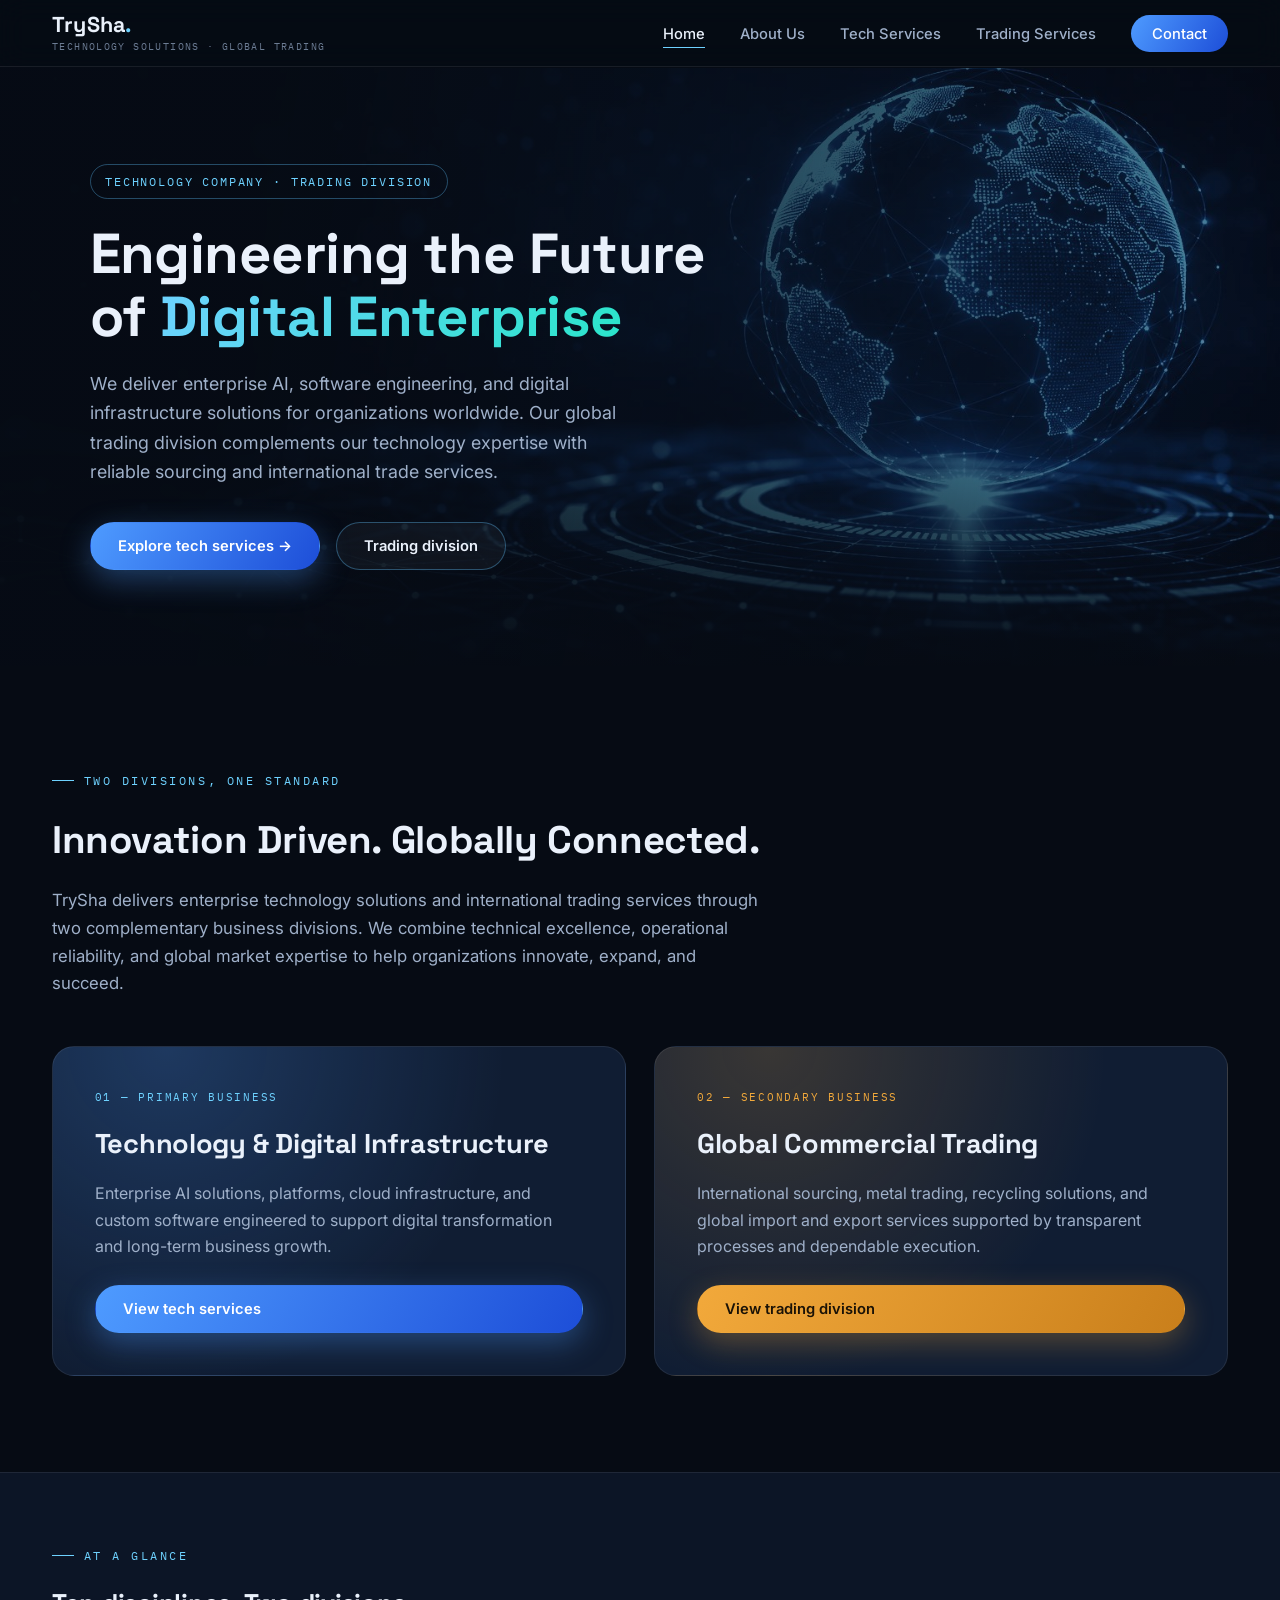
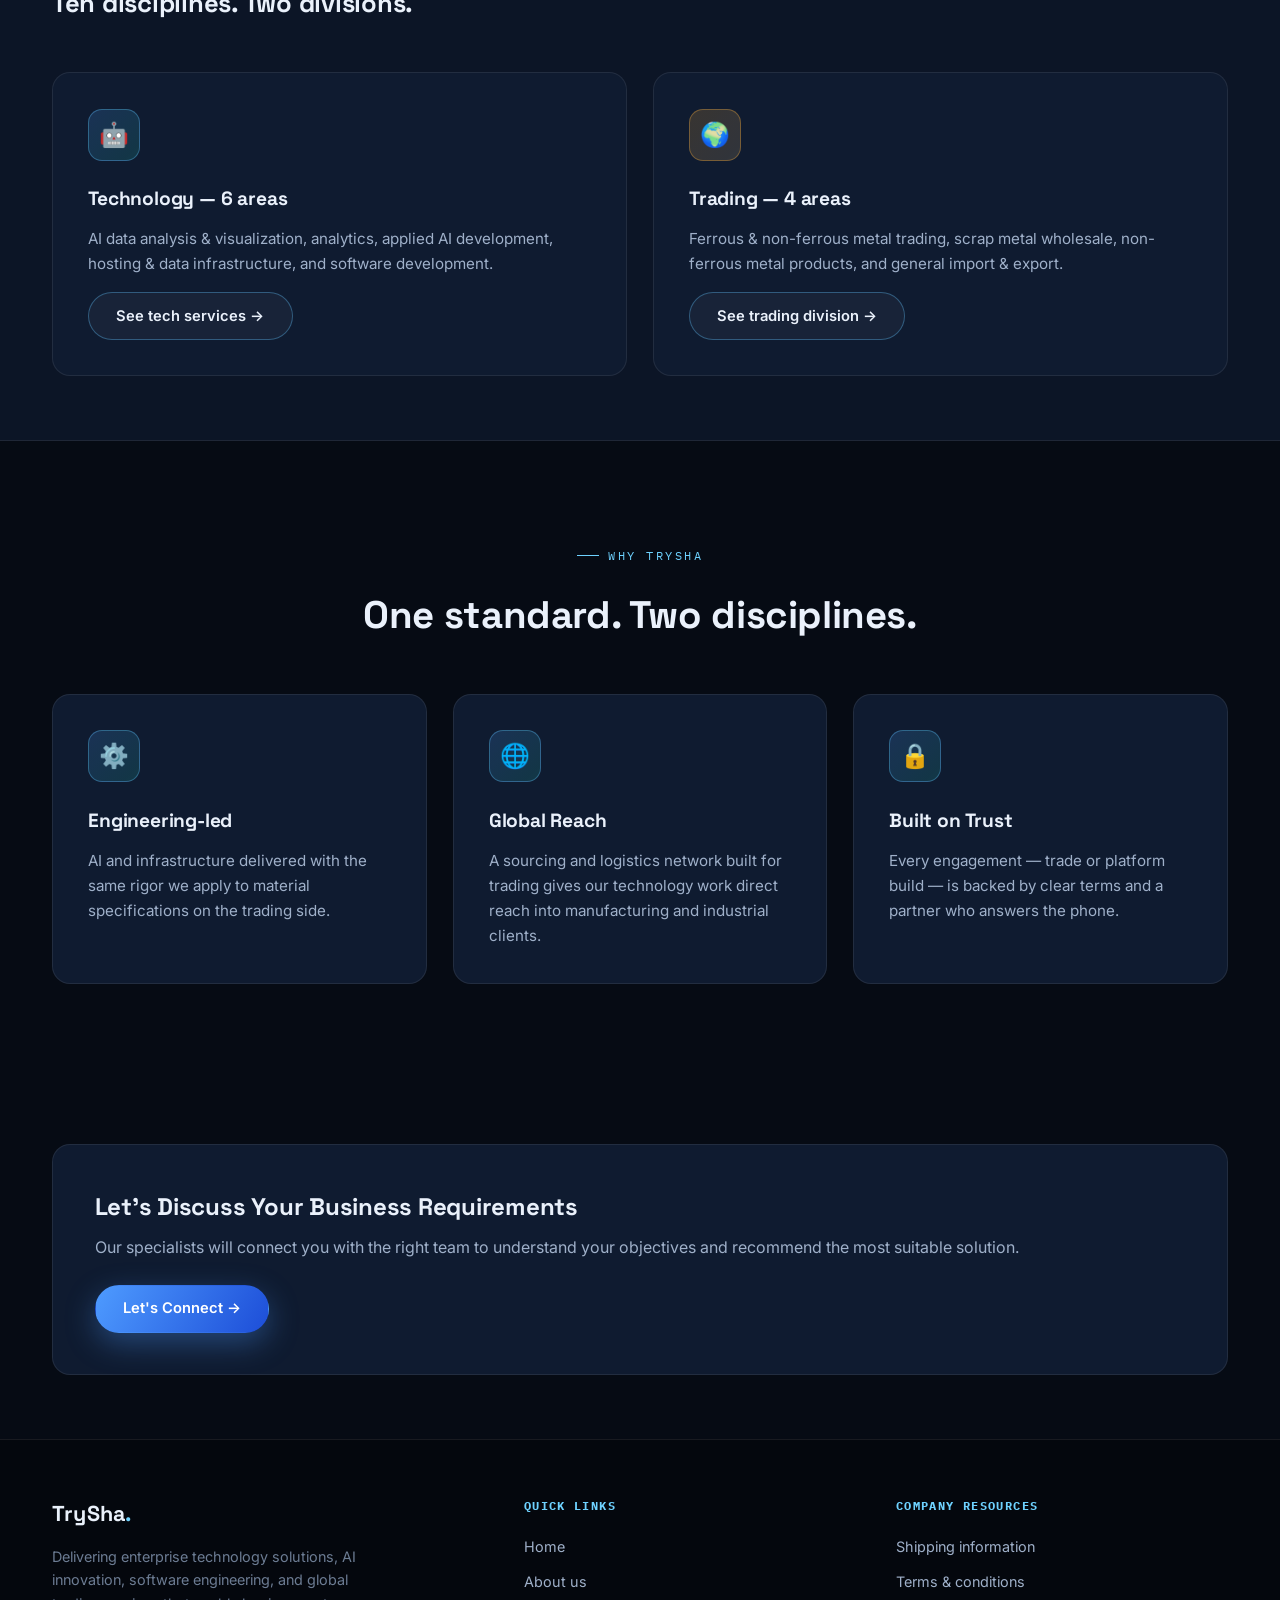
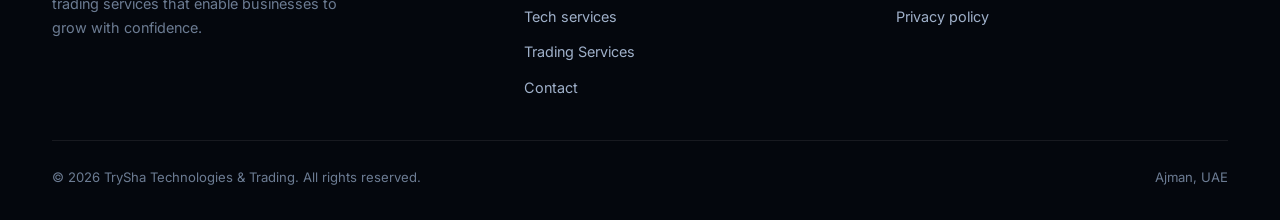
<file: index.html>
<!DOCTYPE html>
<html lang="en">
<head>
<meta charset="UTF-8">
<meta name="viewport" content="width=device-width, initial-scale=1.0">
<title>TrySha Trading — Technology &amp; Global Trading</title>
<link rel="stylesheet" href="styles.css">
</head>
<body>

<header>
    <nav>
        <div class="logo-wrap">
            <div class="logo">TrySha<span>.</span></div>
            <span class="logo-tag">Technology Solutions · Global Trading</span>
        </div>
        <ul class="nav-links" id="navLinks">
            <li><a href="index.html" class="active">Home</a></li>
            <li><a href="about.html">About Us</a></li>
            <li><a href="tech-services.html">Tech Services</a></li>
            <li><a href="trading-services.html">Trading Services</a></li>
            <li><a href="contact.html" class="nav-cta">Contact</a></li>
        </ul>
        <button class="mobile-toggle" id="mobileToggle" aria-label="Menu"><span></span><span></span><span></span></button>
    </nav>
</header>

<!-- Hero -->
<section class="page-hero" id="home">
    <div class="hero-bg" style="background-image:url('assets/home.jpg');"></div>
    <div class="hero-scrim"></div>
    <div class="wrap">
        <div class="hero-copy">
            <span class="breadcrumb-tag">Technology company · Trading division</span>
            <h1>Engineering the Future of <span class="grad-text">Digital Enterprise</span></h1>
            <p>We deliver enterprise AI, software engineering, and digital infrastructure solutions for organizations worldwide. Our global trading division complements our technology expertise with reliable sourcing and international trade services.</p>
            <div class="hero-buttons">
                <a href="tech-services.html" class="btn btn-primary">Explore tech services →</a>
                <a href="trading-services.html" class="btn btn-ghost">Trading division</a>
            </div>
        </div>
    </div>
</section>

<!-- Two divisions -->
<section>
    <div class="wrap">
        <div class="section-head">
            <span class="eyebrow">Two divisions, one standard</span>
            <h2>Innovation Driven. Globally Connected.</h2>
            <p>TrySha delivers enterprise technology solutions and international trading services through two complementary business divisions. We combine technical excellence, operational reliability, and global market expertise to help organizations innovate, expand, and succeed.</p>
        </div>
        <div class="division-grid">
            <div class="division-card tech">
                <div class="division-tag mono">01 — Primary business</div>
                <h3>Technology &amp; Digital Infrastructure</h3>
                <p>Enterprise AI solutions, platforms, cloud infrastructure, and custom software engineered to support digital transformation and long-term business growth.</p>
                <a href="tech-services.html" class="btn btn-primary">View tech services</a>
            </div>
            <div class="division-card trading">
                <div class="division-tag mono">02 — Secondary business</div>
                <h3>Global Commercial Trading</h3>
                <p>International sourcing, metal trading, recycling solutions, and global import and export services supported by transparent processes and dependable execution.</p>
                <a href="trading-services.html" class="btn btn-amber">View trading division</a>
            </div>
        </div>
    </div>
</section>

<!-- What we do, at a glance -->
<section class="tight" style="background:var(--surface);border-top:1px solid var(--line);border-bottom:1px solid var(--line);">
    <div class="wrap">
        <div class="section-head">
            <span class="eyebrow">At a glance</span>
            <h2 style="font-size:1.6rem;">Ten disciplines. Two divisions.</h2>
        </div>
        <div class="pillar-grid" style="grid-template-columns: repeat(2, 1fr);">
            <div class="card pillar-card">
                <div class="icon-box">🤖</div>
                <h3>Technology — 6 areas</h3>
                <p>AI data analysis &amp; visualization, analytics, applied AI development, hosting &amp; data infrastructure, and software development.</p>
                <p style="margin-top:1rem;"><a href="tech-services.html" class="btn btn-ghost">See tech services →</a></p>
            </div>
            <div class="card pillar-card">
                <div class="icon-box" style="background:linear-gradient(135deg, rgba(242,169,59,0.18), rgba(255,212,138,0.14));border-color:rgba(242,169,59,0.35);">🌍</div>
                <h3>Trading — 4 areas</h3>
                <p>Ferrous &amp; non-ferrous metal trading, scrap metal wholesale, non-ferrous metal products, and general import &amp; export.</p>
                <p style="margin-top:1rem;"><a href="trading-services.html" class="btn btn-ghost">See trading division →</a></p>
            </div>
        </div>
    </div>
</section>

<!-- Why TrySha -->
<section>
    <div class="wrap">
        <div class="section-head center">
            <span class="eyebrow">Why TrySha</span>
            <h2>One standard. Two disciplines.</h2>
        </div>
        <div class="pillar-grid">
            <div class="card pillar-card">
                <div class="icon-box">⚙️</div>
                <h3>Engineering-led</h3>
                <p>AI and infrastructure delivered with the same rigor we apply to material specifications on the trading side.</p>
            </div>
            <div class="card pillar-card">
                <div class="icon-box">🌐</div>
                <h3>Global Reach</h3>
                <p>A sourcing and logistics network built for trading gives our technology work direct reach into manufacturing and industrial clients.</p>
            </div>
            <div class="card pillar-card">
                <div class="icon-box">🔒</div>
                <h3>Built on Trust</h3>
                <p>Every engagement — trade or platform build — is backed by clear terms and a partner who answers the phone.</p>
            </div>
        </div>
    </div>
</section>

<!-- CTA -->
<section class="tight">
    <div class="wrap">
        <div class="card" style="display:flex;justify-content:space-between;align-items:center;flex-wrap:wrap;gap:1.5rem;padding:2.6rem;">
            <div>
                <h2 style="font-size:1.5rem;margin-bottom:0.5rem;">Let's Discuss Your Business Requirements</h2>
                <p style="color:var(--ink-dim);">Our specialists will connect you with the right team to understand your objectives and recommend the most suitable solution.</p>
            </div>
            <a href="contact.html" class="btn btn-primary">Let's Connect →</a>
        </div>
    </div>
</section>

<footer>
    <div class="wrap">
        <div class="footer-grid">
            <div class="footer-brand">
                <div class="logo">TrySha<span>.</span></div>
                <p>Delivering enterprise technology solutions, AI innovation, software engineering, and global trading services that enable businesses to grow with confidence.</p>
            </div>
            <div class="footer-links">
                <h4>Quick Links</h4>
                <ul>
                    <li><a href="index.html">Home</a></li>
                    <li><a href="about.html">About us</a></li>
                    <li><a href="tech-services.html">Tech services</a></li>
                    <li><a href="trading-services.html">Trading Services</a></li>
                    <li><a href="contact.html">Contact</a></li>
                </ul>
            </div>
            <div class="footer-links">
                <h4>Company Resources</h4>
                <ul>
                    <li><a href="docs/shipping-information.pdf" target="_blank" rel="noopener noreferrer">Shipping information</a></li>
                    <li><a href="docs/terms-and-conditions.pdf" target="_blank" rel="noopener noreferrer">Terms &amp; conditions</a></li>
                    <li><a href="docs/privacy-policy.pdf" target="_blank" rel="noopener noreferrer">Privacy policy</a></li>
                </ul>
            </div>
        </div>
        <div class="footer-bottom">
            <span>© 2026 TrySha Technologies & Trading. All rights reserved.</span>
            <span>Ajman, UAE</span>
        </div>
    </div>
</footer>

<script src="script.js"></script>
</body>
</html>
</file>
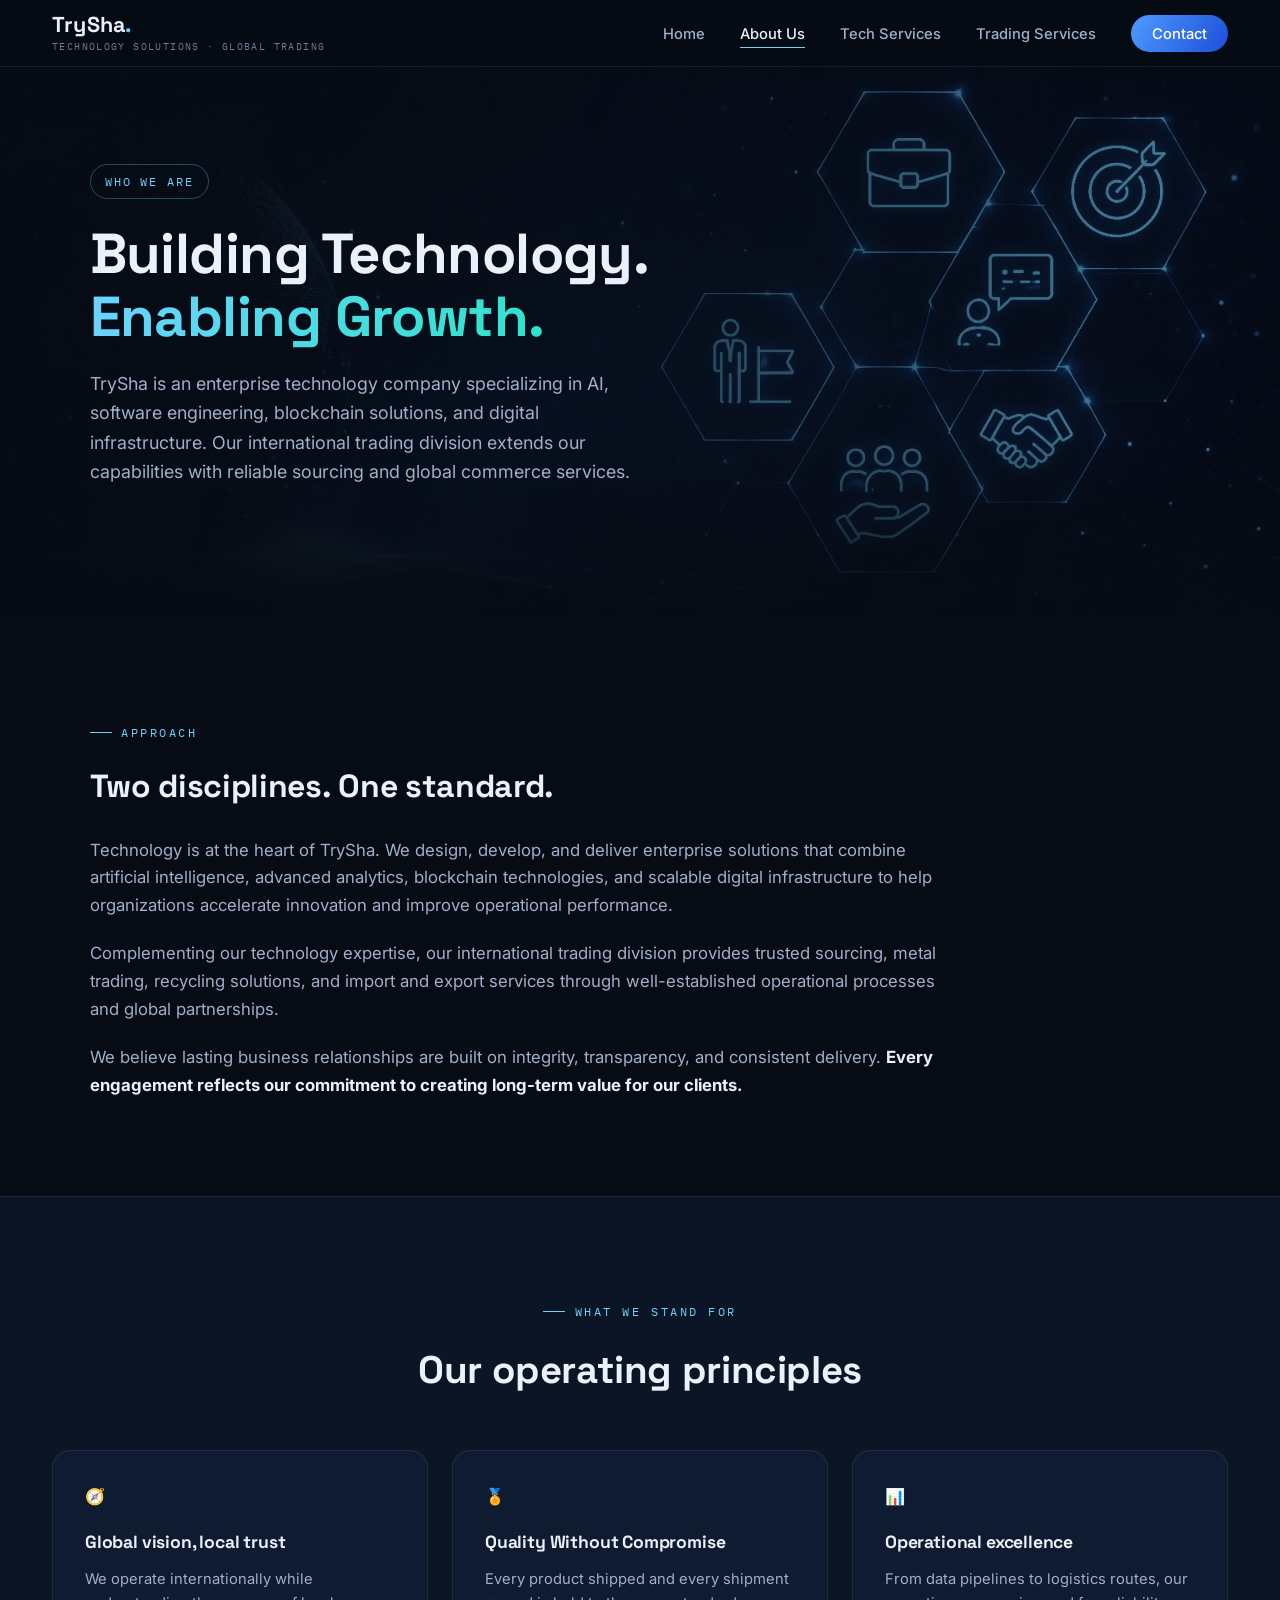
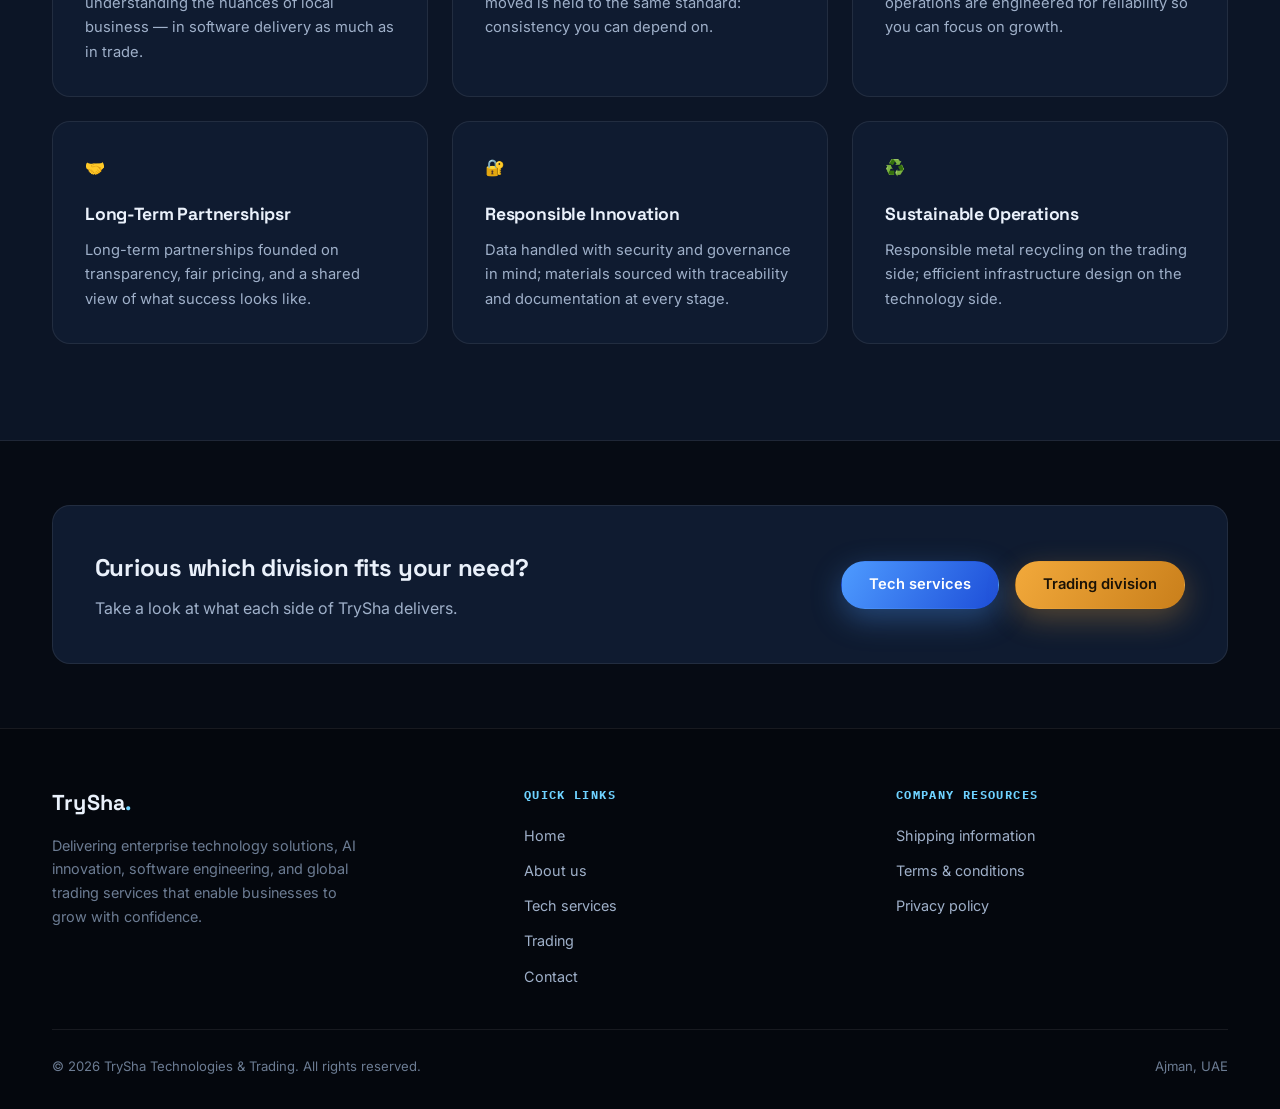
<file: about.html>
<!DOCTYPE html>
<html lang="en">
<head>
<meta charset="UTF-8">
<meta name="viewport" content="width=device-width, initial-scale=1.0">
<title>About Us — TrySha Trading</title>
<link rel="stylesheet" href="styles.css">
</head>
<body>

<header>
    <nav>
        <div class="logo-wrap">
            <div class="logo">TrySha<span>.</span></div>
            <span class="logo-tag">Technology Solutions · Global Trading</span>
        </div>
        <ul class="nav-links" id="navLinks">
            <li><a href="index.html">Home</a></li>
            <li><a href="about.html" class="active">About Us</a></li>
            <li><a href="tech-services.html">Tech Services</a></li>
            <li><a href="trading-services.html">Trading Services</a></li>
            <li><a href="contact.html" class="nav-cta">Contact</a></li>
        </ul>
        <button class="mobile-toggle" id="mobileToggle" aria-label="Menu"><span></span><span></span><span></span></button>
    </nav>
</header>

<section class="page-hero short" id="about">
    <div class="hero-bg" style="background-image:url('assets/aboutus.jpg');"></div>
    <div class="hero-scrim"></div>
    <div class="wrap">
        <div class="hero-copy">
            <span class="breadcrumb-tag">Who we are</span>
            <h1>Building Technology. <span class="grad-text">Enabling Growth.</span></h1>
            <p>TrySha is an enterprise technology company specializing in AI, software engineering, blockchain solutions, and digital infrastructure. Our international trading division extends our capabilities with reliable sourcing and global commerce services.</p>
        </div>
    </div>
</section>

<section>
    <div class="wrap" style="max-width:980px;margin:0;padding-left:clamp(2rem, 7vw, 7.5rem);">
        <span class="eyebrow">Approach</span>
        <h2 style="font-size:2rem;margin-bottom:1.5rem;">Two disciplines. One standard.</h2>
        <p style="color:var(--ink-dim);margin-bottom:1.3rem;font-size:1.05rem;">Technology is at the heart of TrySha. We design, develop, and deliver enterprise solutions that combine artificial intelligence, advanced analytics, blockchain technologies, and scalable digital infrastructure to help organizations accelerate innovation and improve operational performance.</p>
        <p style="color:var(--ink-dim);margin-bottom:1.3rem;font-size:1.05rem;">Complementing our technology expertise, our international trading division provides trusted sourcing, metal trading, recycling solutions, and import and export services through well-established operational processes and global partnerships.</p>
        <p style="color:var(--ink-dim);font-size:1.05rem;">We believe lasting business relationships are built on integrity, transparency, and consistent delivery. <strong style="color:var(--ink);">Every engagement reflects our commitment to creating long-term value for our clients.</strong></p>
    </div>
</section>

<section style="background:var(--surface);border-top:1px solid var(--line);border-bottom:1px solid var(--line);">
    <div class="wrap">
        <div class="section-head center">
            <span class="eyebrow">What we stand for</span>
            <h2>Our operating principles</h2>
        </div>
        <div class="trust-grid">
            <div class="card trust-card">
                <div class="icon-box">🧭</div>
                <h3>Global vision, local trust</h3>
                <p>We operate internationally while understanding the nuances of local business — in software delivery as much as in trade.</p>
            </div>
            <div class="card trust-card">
                <div class="icon-box">🏅</div>
                <h3>Quality Without Compromise</h3>
                <p>Every product shipped and every shipment moved is held to the same standard: consistency you can depend on.</p>
            </div>
            <div class="card trust-card">
                <div class="icon-box">📊</div>
                <h3>Operational excellence</h3>
                <p>From data pipelines to logistics routes, our operations are engineered for reliability so you can focus on growth.</p>
            </div>
            <div class="card trust-card">
                <div class="icon-box">🤝</div>
                <h3>Long-Term Partnershipsr</h3>
                <p>Long-term partnerships founded on transparency, fair pricing, and a shared view of what success looks like.</p>
            </div>
            <div class="card trust-card">
                <div class="icon-box">🔐</div>
                <h3>Responsible Innovation</h3>
                <p>Data handled with security and governance in mind; materials sourced with traceability and documentation at every stage.</p>
            </div>
            <div class="card trust-card">
                <div class="icon-box">♻️</div>
                <h3>Sustainable Operations</h3>
                <p>Responsible metal recycling on the trading side; efficient infrastructure design on the technology side.</p>
            </div>
        </div>
    </div>
</section>

<section class="tight">
    <div class="wrap">
        <div class="card" style="display:flex;justify-content:space-between;align-items:center;flex-wrap:wrap;gap:1.5rem;padding:2.6rem;">
            <div>
                <h2 style="font-size:1.5rem;margin-bottom:0.5rem;">Curious which division fits your need?</h2>
                <p style="color:var(--ink-dim);">Take a look at what each side of TrySha delivers.</p>
            </div>
            <div style="display:flex;gap:1rem;flex-wrap:wrap;">
                <a href="tech-services.html" class="btn btn-primary">Tech services</a>
                <a href="trading-services.html" class="btn btn-amber">Trading division</a>
            </div>
        </div>
    </div>
</section>

<footer>
    <div class="wrap">
        <div class="footer-grid">
            <div class="footer-brand">
                <div class="logo">TrySha<span>.</span></div>
                <p>Delivering enterprise technology solutions, AI innovation, software engineering, and global trading services that enable businesses to grow with confidence.</p>
            </div>
            <div class="footer-links">
                <h4>Quick Links</h4>
                <ul>
                    <li><a href="index.html">Home</a></li>
                    <li><a href="about.html">About us</a></li>
                    <li><a href="tech-services.html">Tech services</a></li>
                    <li><a href="trading-services.html">Trading</a></li>
                    <li><a href="contact.html">Contact</a></li>
                </ul>
            </div>
            <div class="footer-links">
                <h4>Company Resources</h4>
                <ul>
                    <li><a href="docs/shipping-information.pdf" target="_blank" rel="noopener noreferrer">Shipping information</a></li>
                    <li><a href="docs/terms-and-conditions.pdf" target="_blank" rel="noopener noreferrer">Terms &amp; conditions</a></li>
                    <li><a href="docs/privacy-policy.pdf" target="_blank" rel="noopener noreferrer">Privacy policy</a></li>
                </ul>
            </div>
        </div>
        <div class="footer-bottom">
            <span>© 2026 TrySha Technologies & Trading. All rights reserved.</span>
            <span>Ajman, UAE</span>
        </div>
    </div>
</footer>

<script src="script.js"></script>
</body>
</html>
</file>
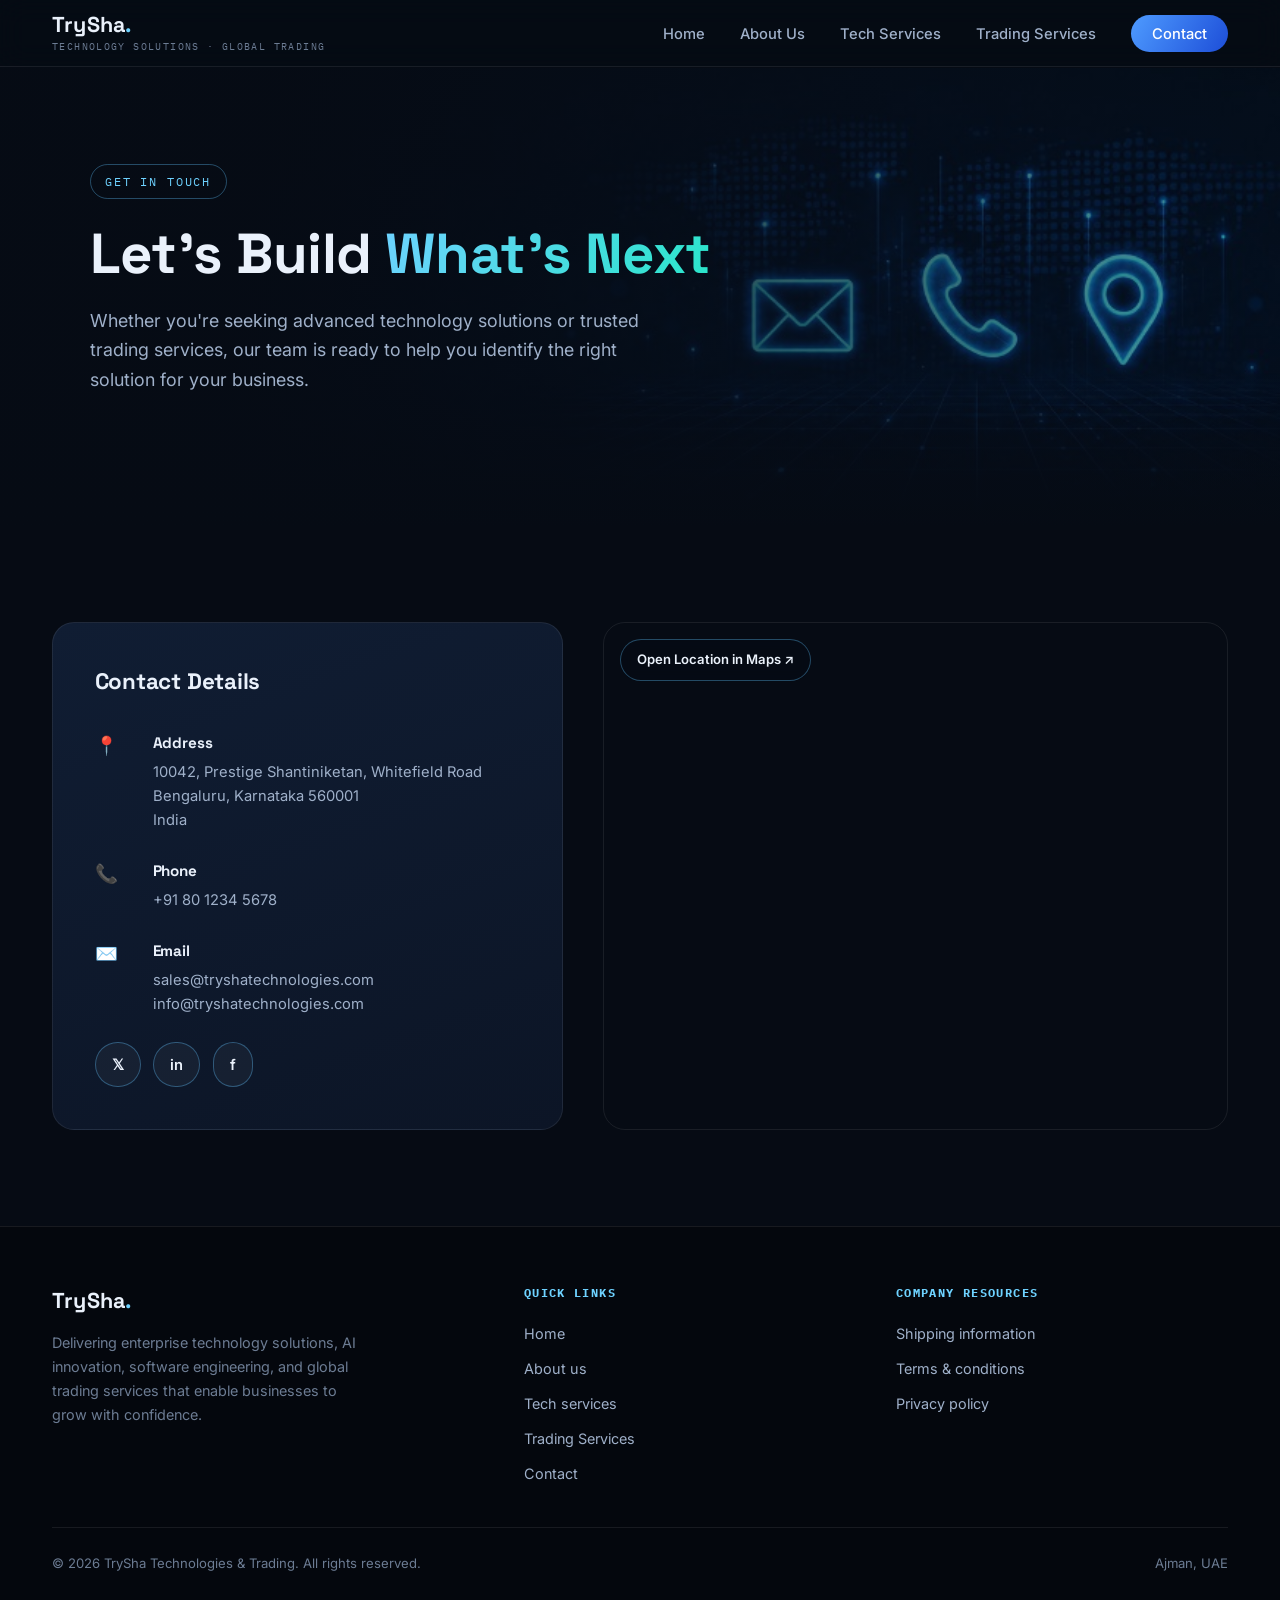
<file: contact.html>
<!DOCTYPE html>
<html lang="en">
<head>
<meta charset="UTF-8">
<meta name="viewport" content="width=device-width, initial-scale=1.0">
<title>Contact — TrySha Technologies</title>
<link rel="stylesheet" href="styles.css">
</head>
<body>

<header>
    <nav>
        <div class="logo-wrap">
            <div class="logo">TrySha<span>.</span></div>
            <span class="logo-tag">Technology Solutions · Global Trading</span>
        </div>
        <ul class="nav-links" id="navLinks">
            <li><a href="index.html">Home</a></li>
            <li><a href="about.html">About Us</a></li>
            <li><a href="tech-services.html">Tech Services</a></li>
            <li><a href="trading-services.html">Trading Services</a></li>
            <li><a href="contact.html" class="nav-cta active">Contact</a></li>
        </ul>
        <button class="mobile-toggle" id="mobileToggle" aria-label="Menu"><span></span><span></span><span></span></button>
    </nav>
</header>

<section class="page-hero short" id="contact-hero">
    <div class="hero-bg" style="background-image:url('assets/contact.jpg');"></div>
    <div class="hero-scrim"></div>
    <div class="wrap">
        <div class="hero-copy">
            <span class="breadcrumb-tag">Get in touch</span>
            <h1>Let's Build <span class="grad-text">What's Next</span></h1>
            <p>Whether you're seeking advanced technology solutions or trusted trading services, our team is ready to help you identify the right solution for your business.</p>
        </div>
    </div>
</section>

<section>
    <div class="wrap">
        <div class="contact-grid">
            <div class="contact-panel">
                <h3>Contact Details</h3>
                <div class="contact-row">
                    <div class="icon-box">📍</div>
                    <div>
                        <h4>Address</h4>
                        <p>10042, Prestige Shantiniketan, Whitefield Road<br>Bengaluru, Karnataka 560001<br>India</p>
                    </div>
                </div>
                <div class="contact-row">
                    <div class="icon-box">📞</div>
                    <div>
                        <h4>Phone</h4>
                        <p>+91 80 1234 5678</p>
                    </div>
                </div>
                <div class="contact-row">
                    <div class="icon-box">✉️</div>
                    <div>
                        <h4>Email</h4>
                        <p>sales@tryshatechnologies.com<br>info@tryshatechnologies.com</p>
                    </div>
                </div>
                <div style="display:flex;gap:0.8rem;margin-top:1.6rem;">
                    <a href="#" class="btn btn-ghost" style="padding:0.6rem 1rem;">𝕏</a>
                    <a href="#" class="btn btn-ghost" style="padding:0.6rem 1rem;">in</a>
                    <a href="#" class="btn btn-ghost" style="padding:0.6rem 1rem;">f</a>
                </div>
            </div>

            <div class="map-panel">
                <a class="map-open-link"
                   href="https://www.google.com/maps/search/?api=1&query=12.9915503,77.727181"
                   target="_blank" rel="noopener noreferrer">Open Location in Maps ↗</a>
                <iframe
                    src="https://www.openstreetmap.org/export/embed.html?bbox=77.7211810%2C12.9875503%2C77.7331810%2C12.9955503&layer=mapnik&marker=12.9915503%2C77.727181"
                    loading="lazy"
                    referrerpolicy="no-referrer-when-downgrade"
                    title="TrySha Technologies location">
                </iframe>
            </div>
        </div>
    </div>
</section>

<footer>
    <div class="wrap">
        <div class="footer-grid">
            <div class="footer-brand">
                <div class="logo">TrySha<span>.</span></div>
                <p>Delivering enterprise technology solutions, AI innovation, software engineering, and global trading services that enable businesses to grow with confidence.</p>
            </div>
            <div class="footer-links">
                <h4>Quick Links</h4>
                <ul>
                    <li><a href="index.html">Home</a></li>
                    <li><a href="about.html">About us</a></li>
                    <li><a href="tech-services.html">Tech services</a></li>
                    <li><a href="trading-services.html">Trading Services</a></li>
                    <li><a href="contact.html">Contact</a></li>
                </ul>
            </div>
            <div class="footer-links">
                <h4>Company Resources</h4>
                <ul>
                    <li><a href="docs/shipping-information.pdf" target="_blank" rel="noopener noreferrer">Shipping information</a></li>
                    <li><a href="docs/terms-and-conditions.pdf" target="_blank" rel="noopener noreferrer">Terms &amp; conditions</a></li>
                    <li><a href="docs/privacy-policy.pdf" target="_blank" rel="noopener noreferrer">Privacy policy</a></li>
                </ul>
            </div>
        </div>
        <div class="footer-bottom">
            <span>© 2026 TrySha Technologies & Trading. All rights reserved.</span>
            <span>Ajman, UAE</span>
        </div>
    </div>
</footer>

<script src="script.js"></script>
</body>
</html>
</file>
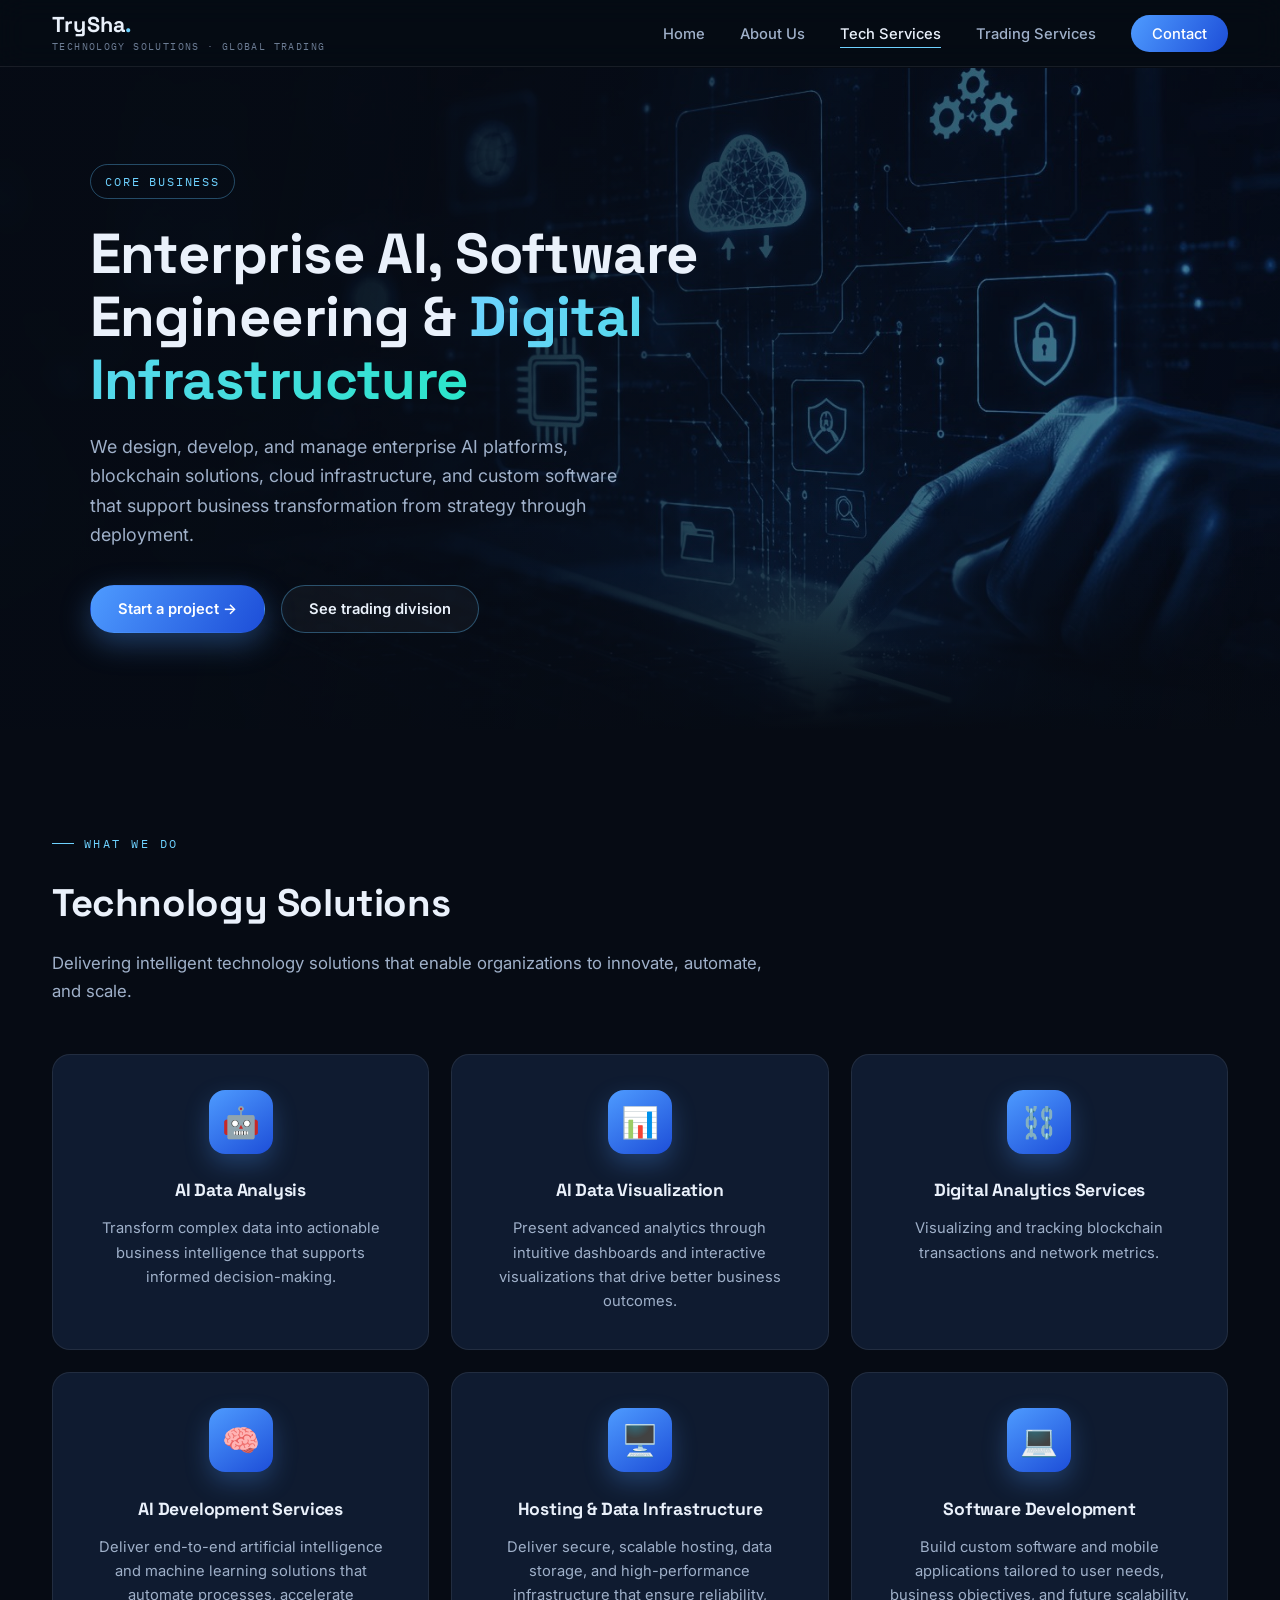
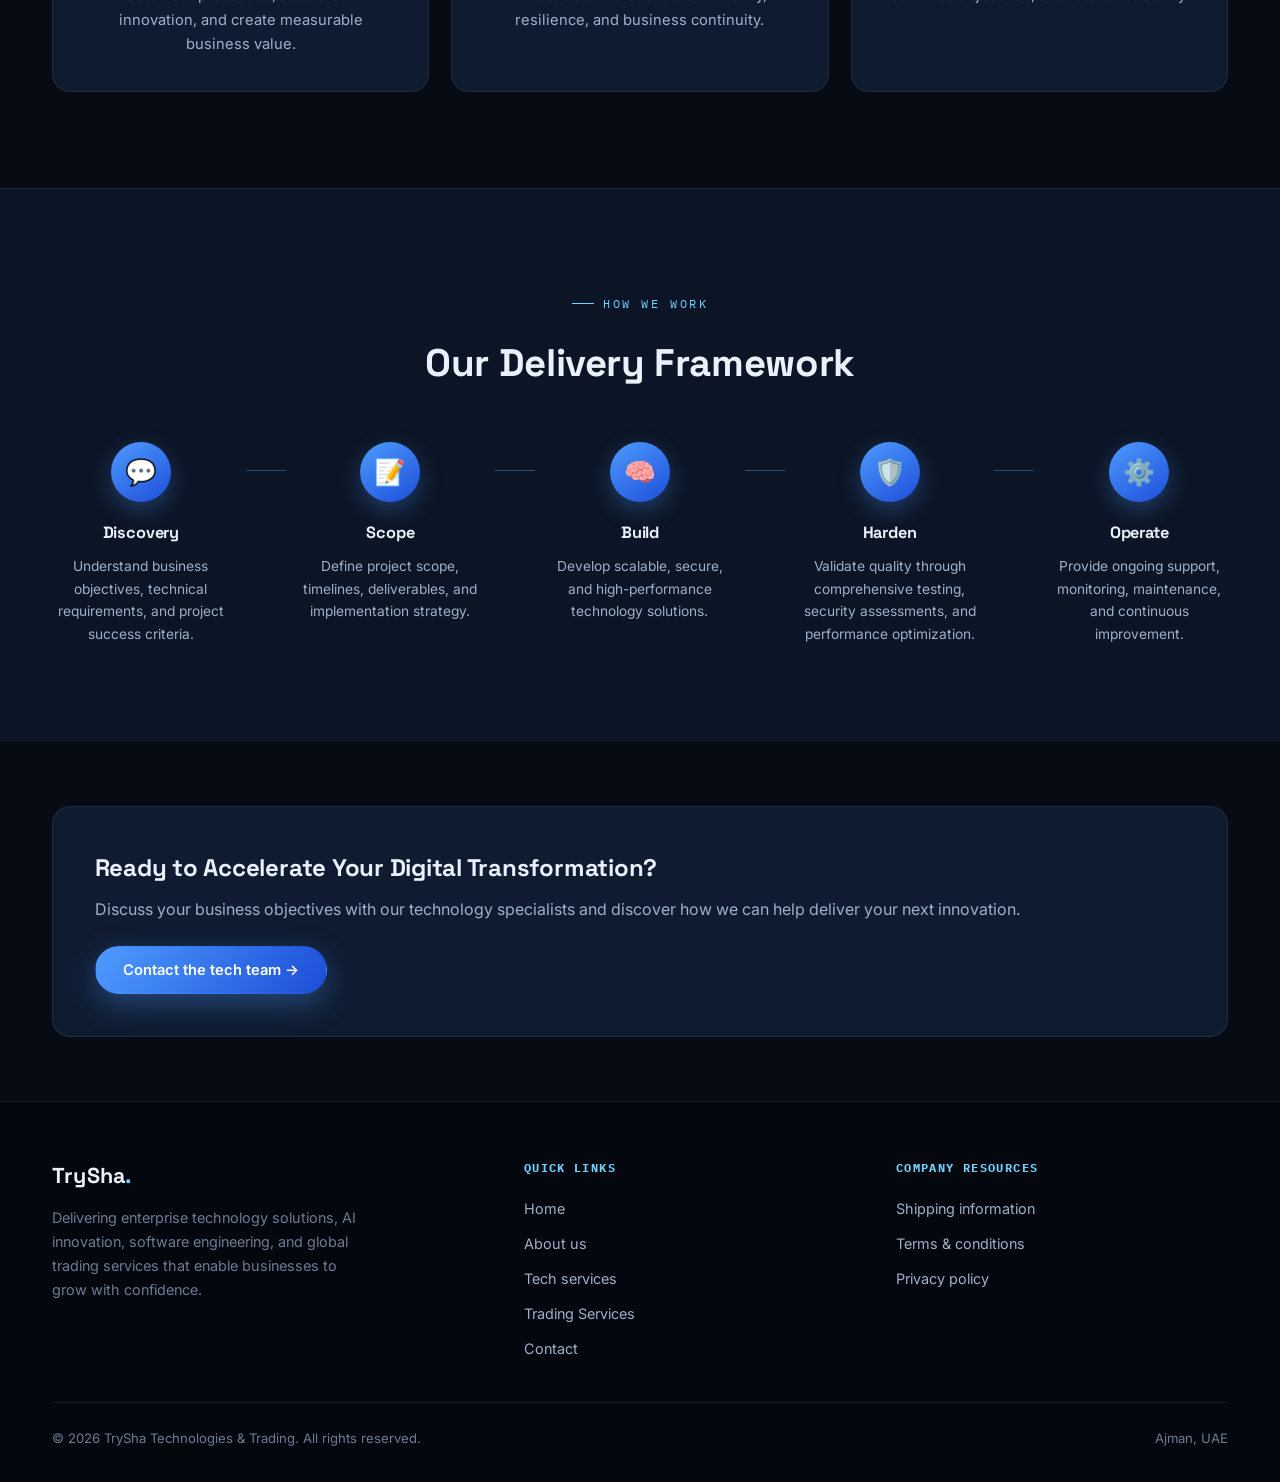
<file: tech-services.html>
<!DOCTYPE html>
<html lang="en">
<head>
<meta charset="UTF-8">
<meta name="viewport" content="width=device-width, initial-scale=1.0">
<title>Technology Services — TrySha Trading</title>
<link rel="stylesheet" href="styles.css">
</head>
<body>

<header>
    <nav>
        <div class="logo-wrap">
            <div class="logo">TrySha<span>.</span></div>
            <span class="logo-tag">Technology Solutions · Global Trading</span>
        </div>
        <ul class="nav-links" id="navLinks">
            <li><a href="index.html">Home</a></li>
            <li><a href="about.html">About Us</a></li>
            <li><a href="tech-services.html" class="active">Tech Services</a></li>
            <li><a href="trading-services.html">Trading Services</a></li>
            <li><a href="contact.html" class="nav-cta">Contact</a></li>
        </ul>
        <button class="mobile-toggle" id="mobileToggle" aria-label="Menu"><span></span><span></span><span></span></button>
    </nav>
</header>

<section class="page-hero" id="tech">
    <div class="hero-bg" style="background-image:url('assets/tech_services.jpg');"></div>
    <div class="hero-scrim"></div>
    <div class="wrap">
        <div class="hero-copy">
            <span class="breadcrumb-tag">Core Business</span>
            <h1>Enterprise AI, Software Engineering &amp; <span class="grad-text">Digital Infrastructure</span></h1>
            <p>We design, develop, and manage enterprise AI platforms, blockchain solutions, cloud infrastructure, and custom software that support business transformation from strategy through deployment.</p>
            <div class="hero-buttons">
                <a href="contact.html" class="btn btn-primary">Start a project →</a>
                <a href="trading-services.html" class="btn btn-ghost">See trading division</a>
            </div>
        </div>
    </div>
</section>

<section>
    <div class="wrap">
        <div class="section-head">
            <span class="eyebrow">What we do</span>
            <h2>Technology Solutions</h2>
            <p>Delivering intelligent technology solutions that enable organizations to innovate, automate, and scale.</p>
        </div>

        <div class="service-icon-grid">
            <div class="service-icon-card">
                <div class="icon-avatar">🤖</div>
                <h4>AI Data Analysis</h4>
                <p>Transform complex data into actionable business intelligence that supports informed decision-making.</p>
            </div>
            <div class="service-icon-card">
                <div class="icon-avatar">📊</div>
                <h4>AI Data Visualization</h4>
                <p>Present advanced analytics through intuitive dashboards and interactive visualizations that drive better business outcomes.</p>
            </div>
            <div class="service-icon-card">
                <div class="icon-avatar">⛓️</div>
                <h4>Digital Analytics Services</h4>
                <p>Visualizing and tracking blockchain transactions and network metrics.</p>
            </div>
            <div class="service-icon-card">
                <div class="icon-avatar">🧠</div>
                <h4>AI Development Services</h4>
                <p>Deliver end-to-end artificial intelligence and machine learning solutions that automate processes, accelerate innovation, and create measurable business value.</p>
            </div>
            <div class="service-icon-card">
                <div class="icon-avatar">🖥️</div>
                <h4>Hosting &amp; Data Infrastructure</h4>
                <p>Deliver secure, scalable hosting, data storage, and high-performance infrastructure that ensure reliability, resilience, and business continuity.</p>
            </div>
            <div class="service-icon-card">
                <div class="icon-avatar">💻</div>
                <h4>Software Development</h4>
                <p>Build custom software and mobile applications tailored to user needs, business objectives, and future scalability.</p>
            </div>
        </div>
    </div>
</section>

<section style="background:var(--surface);border-top:1px solid var(--line);">
    <div class="wrap">
        <div class="section-head center">
            <span class="eyebrow">How we work</span>
            <h2>Our Delivery Framework</h2>
        </div>
        <div class="process-row">
            <div class="process-step"><div class="process-num">💬</div><h4>Discovery</h4><p>Understand business objectives, technical requirements, and project success criteria.</p></div>
            <div class="process-line"></div>
            <div class="process-step"><div class="process-num">📝</div><h4>Scope</h4><p>Define project scope, timelines, deliverables, and implementation strategy.</p></div>
            <div class="process-line"></div>
            <div class="process-step"><div class="process-num">🧠</div><h4>Build</h4><p>Develop scalable, secure, and high-performance technology solutions.</p></div>
            <div class="process-line"></div>
            <div class="process-step"><div class="process-num">🛡️</div><h4>Harden</h4><p>Validate quality through comprehensive testing, security assessments, and performance optimization.</p></div>
            <div class="process-line"></div>
            <div class="process-step"><div class="process-num">⚙️</div><h4>Operate</h4><p>Provide ongoing support, monitoring, maintenance, and continuous improvement.</p></div>
        </div>
    </div>
</section>

<section class="tight">
    <div class="wrap">
        <div class="card" style="display:flex;justify-content:space-between;align-items:center;flex-wrap:wrap;gap:1.5rem;padding:2.6rem;">
            <div>
                <h2 style="font-size:1.5rem;margin-bottom:0.5rem;">Ready to Accelerate Your Digital Transformation?</h2>
                <p style="color:var(--ink-dim);">Discuss your business objectives with our technology specialists and discover how we can help deliver your next innovation.</p>
            </div>
            <a href="contact.html" class="btn btn-primary">Contact the tech team →</a>
        </div>
    </div>
</section>

<footer>
    <div class="wrap">
        <div class="footer-grid">
            <div class="footer-brand">
                <div class="logo">TrySha<span>.</span></div>
                <p>Delivering enterprise technology solutions, AI innovation, software engineering, and global trading services that enable businesses to grow with confidence.</p>
            </div>
            <div class="footer-links">
                <h4>Quick Links</h4>
                <ul>
                    <li><a href="index.html">Home</a></li>
                    <li><a href="about.html">About us</a></li>
                    <li><a href="tech-services.html">Tech services</a></li>
                    <li><a href="trading-services.html">Trading Services</a></li>
                    <li><a href="contact.html">Contact</a></li>
                </ul>
            </div>
            <div class="footer-links">
                <h4>Company Resources</h4>
                <ul>
                    <li><a href="docs/shipping-information.pdf" target="_blank" rel="noopener noreferrer">Shipping information</a></li>
                    <li><a href="docs/terms-and-conditions.pdf" target="_blank" rel="noopener noreferrer">Terms &amp; conditions</a></li>
                    <li><a href="docs/privacy-policy.pdf" target="_blank" rel="noopener noreferrer">Privacy policy</a></li>
                </ul>
            </div>
        </div>
        <div class="footer-bottom">
            <span>© 2026 TrySha Technologies & Trading. All rights reserved.</span>
            <span>Ajman, UAE</span>
        </div>
    </div>
</footer>

<script src="script.js"></script>
</body>
</html>
</file>
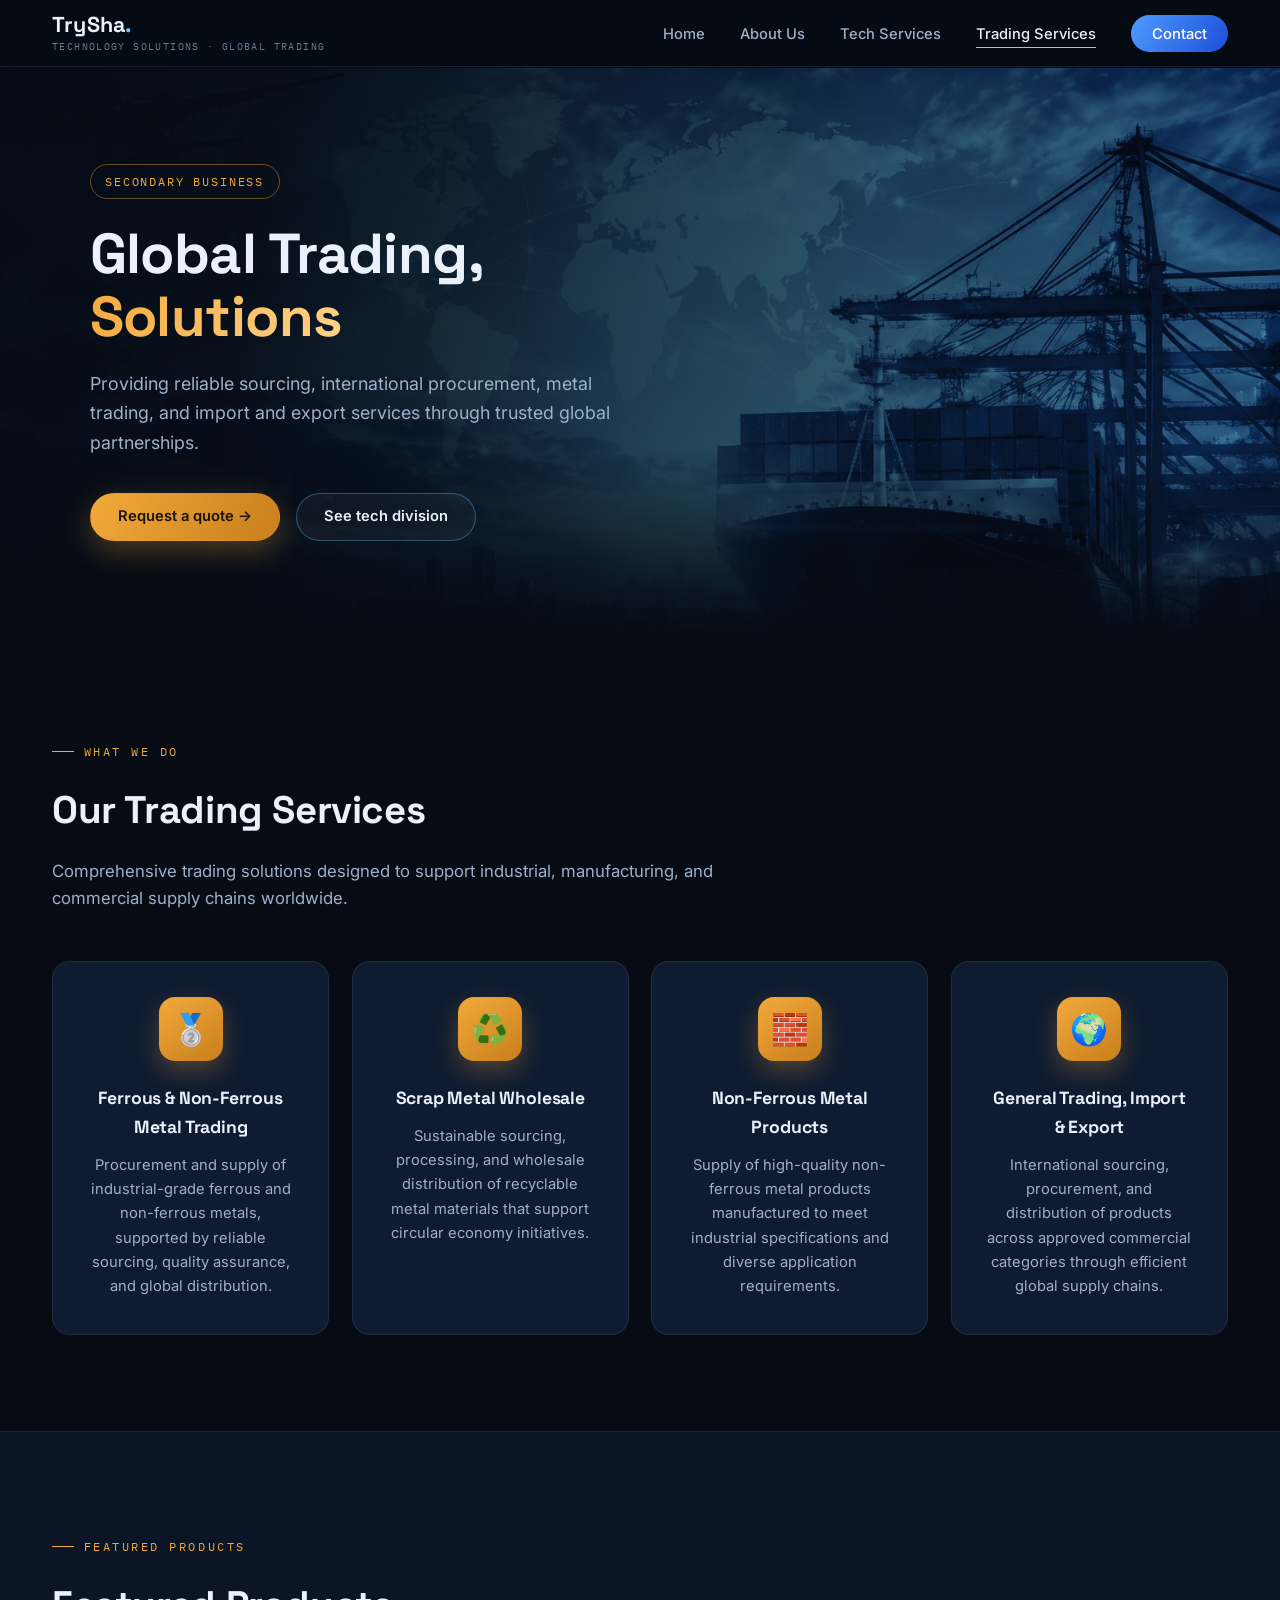
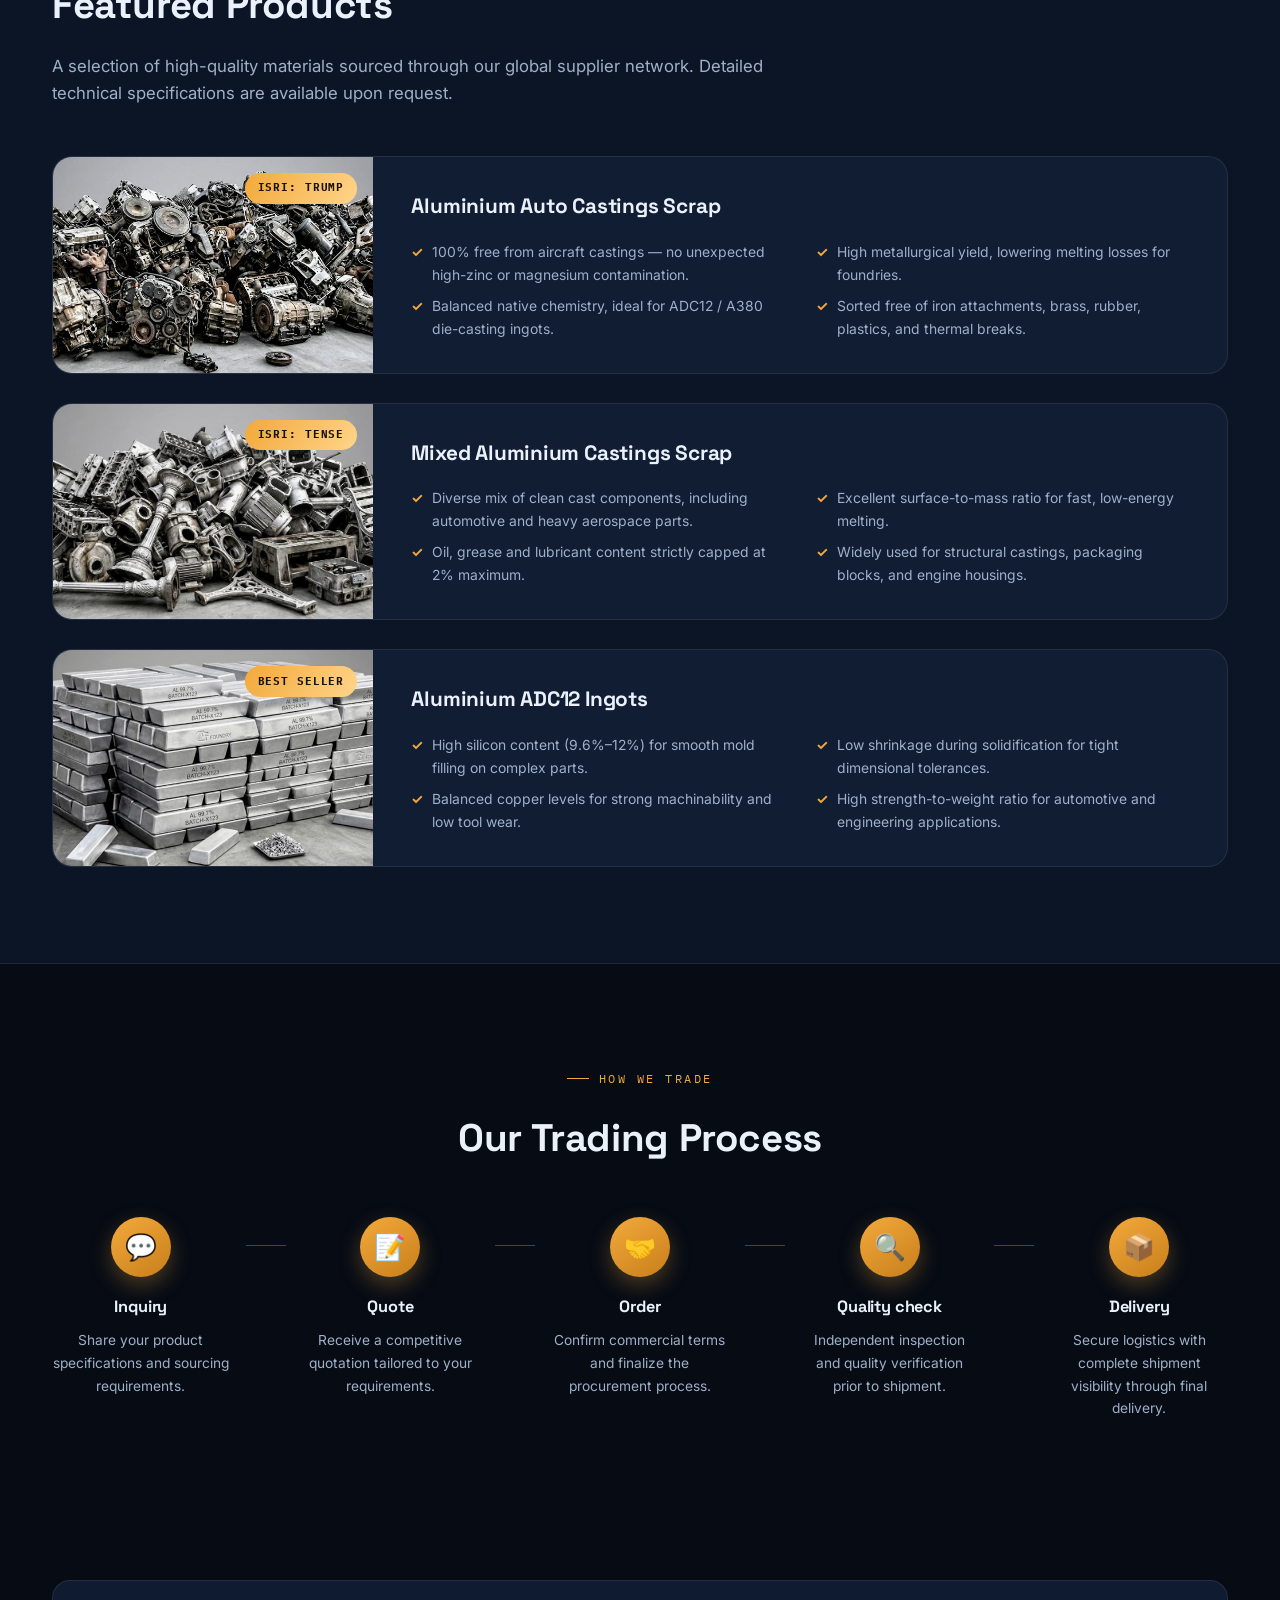
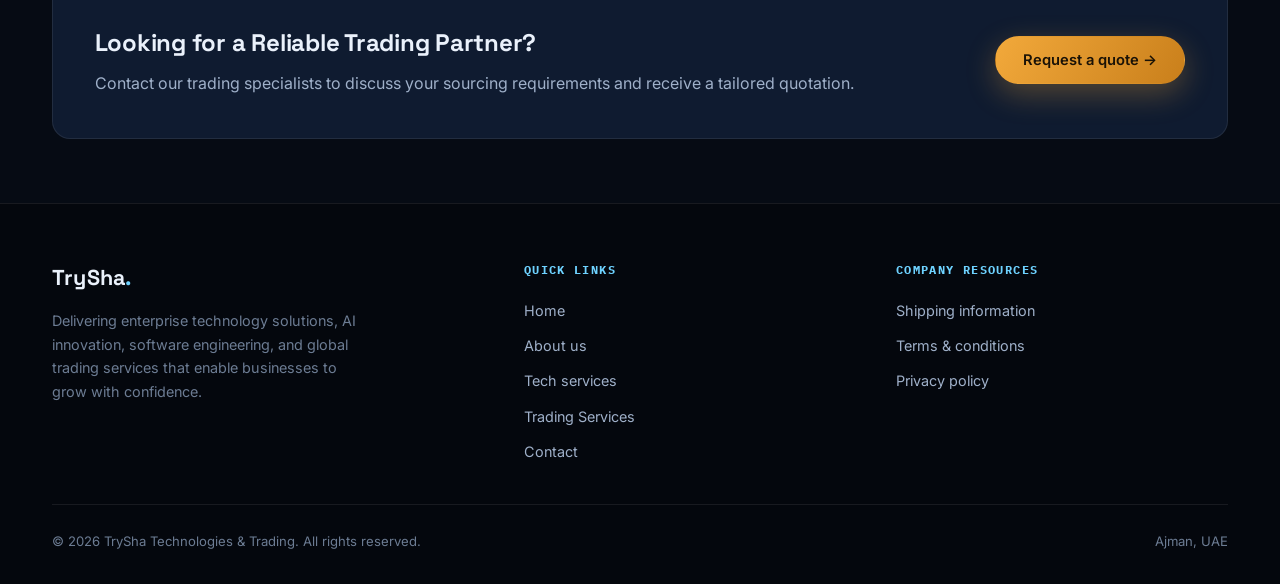
<file: trading-services.html>
<!DOCTYPE html>
<html lang="en">
<head>
<meta charset="UTF-8">
<meta name="viewport" content="width=device-width, initial-scale=1.0">
<title>Trading Division — TrySha Trading</title>
<link rel="stylesheet" href="styles.css">
</head>
<body>

<header>
    <nav>
        <div class="logo-wrap">
            <div class="logo">TrySha<span>.</span></div>
            <span class="logo-tag">Technology Solutions · Global Trading</span>
        </div>
        <ul class="nav-links" id="navLinks">
            <li><a href="index.html">Home</a></li>
            <li><a href="about.html">About Us</a></li>
            <li><a href="tech-services.html">Tech Services</a></li>
            <li><a href="trading-services.html" class="active">Trading Services</a></li>
            <li><a href="contact.html" class="nav-cta">Contact</a></li>
        </ul>
        <button class="mobile-toggle" id="mobileToggle" aria-label="Menu"><span></span><span></span><span></span></button>
    </nav>
</header>

<section class="page-hero" id="trading">
    <div class="hero-bg" style="background-image:url('assets/trading_services.jpg');"></div>
    <div class="hero-scrim"></div>
    <div class="wrap">
        <div class="hero-copy">
            <span class="breadcrumb-tag amber">Secondary business</span>
            <h1>Global Trading, <span class="grad-text amber">Solutions</span></h1>
            <p>Providing reliable sourcing, international procurement, metal trading, and import and export services through trusted global partnerships.</p>
            <div class="hero-buttons">
                <a href="contact.html" class="btn btn-amber">Request a quote →</a>
                <a href="tech-services.html" class="btn btn-ghost">See tech division</a>
            </div>
        </div>
    </div>
</section>

<section>
    <div class="wrap">
        <div class="section-head">
            <span class="eyebrow amber">What we do</span>
            <h2>Our Trading Services</h2>
            <p>Comprehensive trading solutions designed to support industrial, manufacturing, and commercial supply chains worldwide.</p>
        </div>

        <div class="service-icon-grid four-col">
            <div class="service-icon-card amber">
                <div class="icon-avatar">🥈</div>
                <h4>Ferrous &amp; Non-Ferrous Metal Trading</h4>
                <p>Procurement and supply of industrial-grade ferrous and non-ferrous metals, supported by reliable sourcing, quality assurance, and global distribution.</p>
            </div>
            <div class="service-icon-card amber">
                <div class="icon-avatar">♻️</div>
                <h4>Scrap Metal Wholesale</h4>
                <p>Sustainable sourcing, processing, and wholesale distribution of recyclable metal materials that support circular economy initiatives.</p>
            </div>
            <div class="service-icon-card amber">
                <div class="icon-avatar">🧱</div>
                <h4>Non-Ferrous Metal Products</h4>
                <p>Supply of high-quality non-ferrous metal products manufactured to meet industrial specifications and diverse application requirements.</p>
            </div>
            <div class="service-icon-card amber">
                <div class="icon-avatar">🌍</div>
                <h4>General Trading, Import &amp; Export</h4>
                <p>International sourcing, procurement, and distribution of products across approved commercial categories through efficient global supply chains.</p>
            </div>
        </div>
    </div>
</section>

<section style="background:var(--surface);border-top:1px solid var(--line);border-bottom:1px solid var(--line);">
    <div class="wrap">
        <div class="section-head">
            <span class="eyebrow amber">Featured products</span>
            <h2>Featured Products</h2>
            <p>A selection of high-quality materials sourced through our global supplier network. Detailed technical specifications are available upon request.</p>
        </div>
        <div class="product-grid">
            <div class="product-card">
                <div class="product-photo">
                    <img src="assets/product-scrap.jpg" alt="Aluminium Auto Castings Scrap">
                    <span class="tagline">ISRI: Trump</span>
                </div>
                <div class="product-info">
                    <h4>Aluminium Auto Castings Scrap</h4>
                    <ul>
                        <li>100% free from aircraft castings — no unexpected high-zinc or magnesium contamination.</li>
                        <li>High metallurgical yield, lowering melting losses for foundries.</li>
                        <li>Balanced native chemistry, ideal for ADC12 / A380 die-casting ingots.</li>
                        <li>Sorted free of iron attachments, brass, rubber, plastics, and thermal breaks.</li>
                    </ul>
                </div>
            </div>
            <div class="product-card">
                <div class="product-photo">
                    <img src="assets/product-tense.jpg" alt="Mixed Aluminium Castings Scrap">
                    <span class="tagline">ISRI: Tense</span>
                </div>
                <div class="product-info">
                    <h4>Mixed Aluminium Castings Scrap</h4>
                    <ul>
                        <li>Diverse mix of clean cast components, including automotive and heavy aerospace parts.</li>
                        <li>Excellent surface-to-mass ratio for fast, low-energy melting.</li>
                        <li>Oil, grease and lubricant content strictly capped at 2% maximum.</li>
                        <li>Widely used for structural castings, packaging blocks, and engine housings.</li>
                    </ul>
                </div>
            </div>
            <div class="product-card">
                <div class="product-photo">
                    <img src="assets/product-ingots.jpg" alt="Aluminium ADC12 Ingots">
                    <span class="tagline">Best seller</span>
                </div>
                <div class="product-info">
                    <h4>Aluminium ADC12 Ingots</h4>
                    <ul>
                        <li>High silicon content (9.6%–12%) for smooth mold filling on complex parts.</li>
                        <li>Low shrinkage during solidification for tight dimensional tolerances.</li>
                        <li>Balanced copper levels for strong machinability and low tool wear.</li>
                        <li>High strength-to-weight ratio for automotive and engineering applications.</li>
                    </ul>
                </div>
            </div>
        </div>
    </div>
</section>

<section>
    <div class="wrap">
        <div class="section-head center">
            <span class="eyebrow amber">How we trade</span>
            <h2>Our Trading Process</h2>
        </div>
        <div class="process-row amber">
            <div class="process-step"><div class="process-num">💬</div><h4>Inquiry</h4><p>Share your product specifications and sourcing requirements.</p></div>
            <div class="process-line"></div>
            <div class="process-step"><div class="process-num">📝</div><h4>Quote</h4><p>Receive a competitive quotation tailored to your requirements.</p></div>
            <div class="process-line"></div>
            <div class="process-step"><div class="process-num">🤝</div><h4>Order</h4><p>Confirm commercial terms and finalize the procurement process.</p></div>
            <div class="process-line"></div>
            <div class="process-step"><div class="process-num">🔍</div><h4>Quality check</h4><p>Independent inspection and quality verification prior to shipment.</p></div>
            <div class="process-line"></div>
            <div class="process-step"><div class="process-num">📦</div><h4>Delivery</h4><p>Secure logistics with complete shipment visibility through final delivery.</p></div>
        </div>
    </div>
</section>

<section class="tight">
    <div class="wrap">
        <div class="card" style="display:flex;justify-content:space-between;align-items:center;flex-wrap:wrap;gap:1.5rem;padding:2.6rem;">
            <div>
                <h2 style="font-size:1.5rem;margin-bottom:0.5rem;">Looking for a Reliable Trading Partner?</h2>
                <p style="color:var(--ink-dim);">Contact our trading specialists to discuss your sourcing requirements and receive a tailored quotation.</p>
            </div>
            <a href="contact.html" class="btn btn-amber">Request a quote →</a>
        </div>
    </div>
</section>

<footer>
    <div class="wrap">
        <div class="footer-grid">
            <div class="footer-brand">
                <div class="logo">TrySha<span>.</span></div>
                <p>Delivering enterprise technology solutions, AI innovation, software engineering, and global trading services that enable businesses to grow with confidence.</p>
            </div>
            <div class="footer-links">
                <h4>Quick Links</h4>
                <ul>
                    <li><a href="index.html">Home</a></li>
                    <li><a href="about.html">About us</a></li>
                    <li><a href="tech-services.html">Tech services</a></li>
                    <li><a href="trading-services.html">Trading Services</a></li>
                    <li><a href="contact.html">Contact</a></li>
                </ul>
            </div>
            <div class="footer-links">
                <h4>Company Resources</h4>
                <ul>
                    <li><a href="docs/shipping-information.pdf" target="_blank" rel="noopener noreferrer">Shipping information</a></li>
                    <li><a href="docs/terms-and-conditions.pdf" target="_blank" rel="noopener noreferrer">Terms &amp; conditions</a></li>
                    <li><a href="docs/privacy-policy.pdf" target="_blank" rel="noopener noreferrer">Privacy policy</a></li>
                </ul>
            </div>
        </div>
        <div class="footer-bottom">
            <span>© 2026 TrySha Technologies & Trading. All rights reserved.</span>
            <span>Ajman, UAE</span>
        </div>
    </div>
</footer>

<script src="script.js"></script>
</body>
</html>
</file>
<file: styles.css>
/* =========================================================
   TriSha Trading — Technology-first theme
   Palette: deep signal-navy + electric blue/cyan (primary,
   tech), warm amber kept only as a secondary accent for the
   Trading division so the two business lines stay legible.
   ========================================================= */

@import url('https://fonts.googleapis.com/css2?family=Space+Grotesk:wght@500;600;700&family=Inter:wght@400;500;600;700&family=IBM+Plex+Mono:wght@500;600&display=swap');

* { margin: 0; padding: 0; box-sizing: border-box; }

:root {
    --void: #060B14;
    --surface: #0C1526;
    --surface-2: #101D33;
    --card: #0F1B30;
    --line: rgba(255,255,255,0.08);
    --line-bright: rgba(94,196,255,0.35);

    --signal: #4E9BFF;      /* primary tech blue */
    --signal-bright: #6ED2FF;
    --signal-deep: #1D4ED8;
    --cyan: #29E5C9;        /* secondary tech accent */

    --amber: #F2A93B;       /* trading-division accent */
    --amber-deep: #C97F1B;

    --ink: #EAF1FB;
    --ink-dim: #9FB0C9;
    --ink-faint: #6C7C93;

    --radius: 18px;
    --wrap: 1240px;
}

html { scroll-behavior: smooth; }

body {
    background: var(--void);
    color: var(--ink);
    font-family: 'Inter', -apple-system, BlinkMacSystemFont, sans-serif;
    line-height: 1.65;
    overflow-x: hidden;
}

h1, h2, h3, h4 {
    font-family: 'Space Grotesk', 'Inter', sans-serif;
    color: var(--ink);
    letter-spacing: -0.01em;
}

a { color: inherit; }

.mono {
    font-family: 'IBM Plex Mono', monospace;
}

img { max-width: 100%; display: block; }

/* ---------- Layout helpers ---------- */
.wrap {
    max-width: var(--wrap);
    margin: 0 auto;
    padding: 0 2rem;
}

section { padding: 6rem 0; }
section.tight { padding: 4rem 0; }

.eyebrow {
    font-family: 'IBM Plex Mono', monospace;
    font-size: 0.72rem;
    letter-spacing: 0.22em;
    text-transform: uppercase;
    color: var(--signal-bright);
    display: inline-flex;
    align-items: center;
    gap: 0.6rem;
    margin-bottom: 1.1rem;
}

.eyebrow::before {
    content: '';
    width: 22px;
    height: 1px;
    background: var(--signal-bright);
}

.eyebrow.amber { color: var(--amber); }
.eyebrow.amber::before { background: var(--amber); }

.section-head {
    max-width: 720px;
    margin-bottom: 3rem;
}

.section-head h2 {
    font-size: clamp(1.9rem, 3vw, 2.6rem);
    font-weight: 700;
    margin-bottom: 1rem;
}

.section-head p {
    color: var(--ink-dim);
    font-size: 1.05rem;
}

.section-head.center { margin-left: auto; margin-right: auto; text-align: center; }

.grad-text {
    background: linear-gradient(120deg, var(--signal-bright), var(--cyan));
    -webkit-background-clip: text;
    -webkit-text-fill-color: transparent;
    background-clip: text;
}

.grad-text.amber {
    background: linear-gradient(120deg, var(--amber), #FFD48A);
    -webkit-background-clip: text;
    -webkit-text-fill-color: transparent;
    background-clip: text;
}

/* ---------- Header / nav ---------- */
header {
    position: fixed;
    top: 0; left: 0; right: 0;
    z-index: 1000;
    background: rgba(6, 11, 20, 0.82);
    backdrop-filter: blur(14px);
    border-bottom: 1px solid var(--line);
}

nav {
    max-width: var(--wrap);
    margin: 0 auto;
    padding: 0.9rem 2rem;
    display: flex;
    align-items: center;
    justify-content: space-between;
}

.logo-wrap { display: flex; flex-direction: column; line-height: 1; }

.logo {
    font-family: 'Space Grotesk', sans-serif;
    font-size: 1.35rem;
    font-weight: 700;
    letter-spacing: 0.01em;
    color: var(--ink);
}
.logo span { color: var(--signal-bright); }

.logo-tag {
    margin-top: 0.35rem;
    font-family: 'IBM Plex Mono', monospace;
    font-size: 0.62rem;
    letter-spacing: 0.14em;
    text-transform: uppercase;
    color: var(--ink-faint);
}

.nav-links {
    display: flex;
    gap: 2.2rem;
    list-style: none;
    align-items: center;
}

.nav-links a {
    text-decoration: none;
    font-size: 0.92rem;
    font-weight: 500;
    color: var(--ink-dim);
    transition: color 0.2s ease;
    padding-bottom: 4px;
    border-bottom: 1px solid transparent;
}

.nav-links a:hover,
.nav-links a.active {
    color: var(--ink);
    border-color: var(--signal-bright);
}

.nav-cta {
    padding: 0.6rem 1.3rem !important;
    border-radius: 50px;
    background: linear-gradient(120deg, var(--signal), var(--signal-deep));
    color: #fff !important;
    border: none !important;
}

.mobile-toggle {
    display: none;
    flex-direction: column;
    gap: 5px;
    cursor: pointer;
    background: none;
    border: none;
}
.mobile-toggle span {
    width: 24px; height: 2px;
    background: var(--ink);
    border-radius: 2px;
}

/* ---------- Hero (per-page banner) ---------- */
.page-hero {
    position: relative;
    margin-top: 68px;
    min-height: clamp(420px, 54vh, 640px);
    display: flex;
    align-items: center;
    overflow: hidden;
}

.page-hero.framed {
    margin: calc(68px + 1.75rem) 1.75rem 0;
    border-radius: 26px;
    min-height: clamp(320px, 44vh, 460px);
    border: 1px solid var(--line);
}
@media (min-width: 1400px) {
    .page-hero.framed { margin-left: auto; margin-right: auto; max-width: 1500px; }
}
.page-hero.framed .wrap { padding-left: clamp(2rem, 6vw, 4.5rem); }

.page-hero .hero-bg {
    position: absolute;
    inset: 0;
    background-size: cover;
    background-position: center;
    z-index: 0;
}

.page-hero .wrap {
    max-width: none;
    width: 100%;
    margin: 0;
    padding-left: clamp(2rem, 7vw, 7.5rem);
    padding-right: 2rem;
}

.page-hero .hero-scrim {
    position: absolute;
    inset: 0;
    background:
        linear-gradient(100deg, rgba(6,11,20,0.97) 20%, rgba(6,11,20,0.72) 52%, rgba(6,11,20,0.35) 100%),

        linear-gradient(0deg, rgba(6,11,20,1) 0%, rgba(6,11,20,0) 34%);
    z-index: 1;
}

.page-hero .wrap {
    position: relative;
    z-index: 2;
}

.page-hero.short { min-height: clamp(300px, 34vh, 420px); }

.hero-copy { max-width: 640px; }

.hero-copy h1 {
    font-size: clamp(2.3rem, 4.4vw, 3.6rem);
    font-weight: 700;
    line-height: 1.12;
    margin-bottom: 1.3rem;
}

.hero-copy p {
    font-size: 1.12rem;
    color: var(--ink-dim);
    margin-bottom: 2.2rem;
    max-width: 560px;
}

.hero-buttons { display: flex; gap: 1rem; flex-wrap: wrap; }

.btn {
    display: inline-flex;
    align-items: center;
    gap: 0.5rem;
    padding: 0.68rem 1.7rem;
    border-radius: 50px;
    font-weight: 600;
    font-size: 0.92rem;
    text-decoration: none;
    cursor: pointer;
    transition: all 0.25s ease;
    border: 1px solid transparent;
}

.btn-primary {
    background: linear-gradient(120deg, var(--signal), var(--signal-deep));
    color: #fff;
    box-shadow: 0 10px 30px rgba(78, 155, 255, 0.35);
}
.btn-primary:hover { transform: translateY(-2px); box-shadow: 0 14px 36px rgba(78,155,255,0.5); }

.btn-ghost {
    background: rgba(255,255,255,0.04);
    color: var(--ink);
    border-color: var(--line-bright);
}
.btn-ghost:hover { background: rgba(94,196,255,0.1); transform: translateY(-2px); }

.btn-amber {
    background: linear-gradient(120deg, var(--amber), var(--amber-deep));
    color: #1a1206;
    box-shadow: 0 10px 30px rgba(242, 169, 59, 0.3);
}
.btn-amber:hover { transform: translateY(-2px); box-shadow: 0 14px 36px rgba(242,169,59,0.45); }

.breadcrumb-tag {
    display: inline-flex;
    align-items: center;
    gap: 0.5rem;
    font-family: 'IBM Plex Mono', monospace;
    font-size: 0.72rem;
    letter-spacing: 0.16em;
    text-transform: uppercase;
    padding: 0.45rem 0.9rem;
    border: 1px solid var(--line-bright);
    border-radius: 50px;
    color: var(--signal-bright);
    margin-bottom: 1.4rem;
}
.breadcrumb-tag.amber { color: var(--amber); border-color: rgba(242,169,59,0.4); }

/* ---------- Cards ---------- */
.card {
    background: var(--card);
    border: 1px solid var(--line);
    border-radius: var(--radius);
    padding: 2.2rem;
    transition: all 0.3s ease;
}
.card:hover {
    transform: translateY(-6px);
    border-color: var(--line-bright);
    box-shadow: 0 20px 50px rgba(0,0,0,0.35);
}

.pillar-grid {
    display: grid;
    grid-template-columns: repeat(3, 1fr);
    gap: 1.6rem;
}

.pillar-card .icon-box {
    width: 52px; height: 52px;
    border-radius: 14px;
    display: flex; align-items: center; justify-content: center;
    font-size: 1.5rem;
    background: linear-gradient(135deg, rgba(78,155,255,0.18), rgba(41,229,201,0.14));
    border: 1px solid var(--line-bright);
    margin-bottom: 1.4rem;
}

.pillar-card h3 { font-size: 1.2rem; margin-bottom: 0.7rem; }
.pillar-card p { color: var(--ink-dim); font-size: 0.95rem; }

/* Divisions (home page split) */
.division-grid {
    display: grid;
    grid-template-columns: 1fr 1fr;
    gap: 1.8rem;
}

.division-card {
    position: relative;
    border-radius: 22px;
    padding: 2.6rem;
    overflow: hidden;
    border: 1px solid var(--line);
    min-height: 300px;
    display: flex;
    flex-direction: column;
    justify-content: flex-end;
}

.division-card.tech {
    background: radial-gradient(circle at 20% 0%, rgba(78,155,255,0.22), transparent 60%), var(--surface-2);
}
.division-card.trading {
    background: radial-gradient(circle at 20% 0%, rgba(242,169,59,0.18), transparent 60%), var(--surface-2);
}

.division-tag {
    font-family: 'IBM Plex Mono', monospace;
    font-size: 0.68rem;
    letter-spacing: 0.16em;
    text-transform: uppercase;
    margin-bottom: 1rem;
}
.division-card.tech .division-tag { color: var(--signal-bright); }
.division-card.trading .division-tag { color: var(--amber); }

.division-card h3 { font-size: 1.7rem; margin-bottom: 0.8rem; }
.division-card p { color: var(--ink-dim); margin-bottom: 1.6rem; }

/* ---------- Activity registry chips (signature element) ---------- */
.registry-note {
    font-family: 'IBM Plex Mono', monospace;
    font-size: 0.78rem;
    color: var(--ink-faint);
    margin-bottom: 2rem;
}

.activity-card {
    background: var(--card);
    border: 1px solid var(--line);
    border-radius: 16px;
    padding: 1.8rem 2rem;
    display: flex;
    gap: 1.5rem;
    align-items: flex-start;
    transition: all 0.25s ease;
}
.activity-card:hover { border-color: var(--line-bright); transform: translateX(4px); }

.activity-code {
    flex-shrink: 0;
    font-family: 'IBM Plex Mono', monospace;
    font-size: 0.72rem;
    color: var(--void);
    background: linear-gradient(120deg, var(--signal-bright), var(--cyan));
    padding: 0.4rem 0.7rem;
    border-radius: 8px;
    font-weight: 600;
    white-space: nowrap;
    margin-top: 0.2rem;
}
.activity-code.amber { background: linear-gradient(120deg, var(--amber), #FFD48A); }

.activity-body h4 { font-size: 1.08rem; margin-bottom: 0.5rem; }
.activity-body p { color: var(--ink-dim); font-size: 0.93rem; }

.activity-list {
    display: flex;
    flex-direction: column;
    gap: 1rem;
}

.category-label {
    display: flex;
    align-items: center;
    gap: 0.9rem;
    margin: 3rem 0 1.4rem;
}
.category-label:first-of-type { margin-top: 0; }

.category-label .num {
    font-family: 'IBM Plex Mono', monospace;
    font-size: 0.75rem;
    color: var(--signal-bright);
    border: 1px solid var(--line-bright);
    border-radius: 50%;
    width: 30px; height: 30px;
    display: flex; align-items: center; justify-content: center;
    flex-shrink: 0;
}
.category-label.amber .num { color: var(--amber); border-color: rgba(242,169,59,0.4); }

.category-label h3 { font-size: 1.25rem; }
.category-label p { color: var(--ink-faint); font-size: 0.85rem; margin-top: 0.15rem; }

/* ---------- Service icon cards (registered activities, simplified) ---------- */
.service-icon-grid {
    display: grid;
    grid-template-columns: repeat(3, 1fr);
    gap: 1.4rem;
}

.service-icon-grid.four-col {
    grid-template-columns: repeat(4, 1fr);
}

@media (max-width: 1180px) {
    .service-icon-grid.four-col { grid-template-columns: repeat(2, 1fr); }
}

.service-icon-card {
    background: var(--card);
    border: 1px solid var(--line);
    border-radius: 18px;
    padding: 2.2rem;
    text-align: center;
    transition: all 0.25s ease;
}
.service-icon-card:hover {
    transform: translateY(-6px);
    border-color: var(--line-bright);
    box-shadow: 0 20px 45px rgba(0,0,0,0.35);
}

.service-icon-card .icon-avatar {
    width: 64px; height: 64px;
    border-radius: 16px;
    display: flex; align-items: center; justify-content: center;
    font-size: 1.9rem;
    margin: 0 auto 1.4rem;
    background: linear-gradient(145deg, var(--signal), var(--signal-deep));
    box-shadow: 0 10px 24px rgba(78,155,255,0.28);
}
.service-icon-card.amber .icon-avatar {
    background: linear-gradient(145deg, var(--amber), var(--amber-deep));
    box-shadow: 0 10px 24px rgba(242,169,59,0.28);
}

.service-icon-card h4 { font-size: 1.1rem; margin-bottom: 0.7rem; }
.service-icon-card p { color: var(--ink-dim); font-size: 0.92rem; }

/* ---------- Products: horizontal cards with real photography ---------- */
.product-grid {
    display: flex;
    flex-direction: column;
    gap: 1.8rem;
}

.product-card {
    display: flex;
    align-items: stretch;
    background: var(--surface-2);
    border: 1px solid var(--line);
    border-radius: 20px;
    overflow: hidden;
    transition: all 0.3s ease;
}
.product-card:hover {
    border-color: rgba(242,169,59,0.4);
    box-shadow: 0 20px 45px rgba(0,0,0,0.35);
}

.product-photo {
    position: relative;
    width: 320px;
    min-width: 320px;
    overflow: hidden;
}
.product-photo img {
    width: 100%; height: 100%;
    object-fit: cover;
    transition: transform 0.5s ease;
}
.product-card:hover .product-photo img { transform: scale(1.06); }

.product-photo .tagline {
    position: absolute;
    top: 1rem; right: 1rem;
    font-family: 'IBM Plex Mono', monospace;
    font-size: 0.68rem;
    letter-spacing: 0.08em;
    text-transform: uppercase;
    color: #1a1206;
    background: linear-gradient(120deg, var(--amber), #FFD48A);
    padding: 0.4rem 0.8rem;
    border-radius: 50px;
    font-weight: 700;
}

.product-info { padding: 2rem 2.4rem; flex: 1; display: flex; flex-direction: column; justify-content: center; }
.product-info h4 { font-size: 1.3rem; margin-bottom: 1.1rem; }
.product-info ul {
    list-style: none;
    display: grid;
    grid-template-columns: 1fr 1fr;
    gap: 0.5rem 2rem;
}
.product-info li {
    font-size: 0.87rem;
    color: var(--ink-dim);
    padding-left: 1.3rem;
    position: relative;
}
.product-info li::before {
    content: '✓';
    position: absolute; left: 0; top: 0;
    color: var(--amber);
    font-weight: 700;
}

/* ---------- Process steps with icon avatars ---------- */
.process-row {
    display: flex;
    align-items: flex-start;
    justify-content: space-between;
    gap: 1rem;
}
.process-step { flex: 1; text-align: center; }
.process-step h4 { font-size: 1.02rem; margin-bottom: 0.5rem; }
.process-step p { font-size: 0.86rem; color: var(--ink-dim); }
.process-line { flex: 0 0 40px; height: 1px; background: var(--line-bright); margin-top: 28px; }

.process-num {
    width: 60px; height: 60px;
    margin: 0 auto 1.1rem;
    border-radius: 50%;
    display: flex; align-items: center; justify-content: center;
    font-size: 1.6rem;
    background: linear-gradient(145deg, var(--signal), var(--signal-deep));
    box-shadow: 0 8px 22px rgba(78,155,255,0.3);
}
.process-row.amber .process-num {
    background: linear-gradient(145deg, var(--amber), var(--amber-deep));
    box-shadow: 0 8px 22px rgba(242,169,59,0.3);
}


/* ---------- Trust grid ---------- */
.trust-grid {
    display: grid;
    grid-template-columns: repeat(3, 1fr);
    gap: 1.5rem;
}
.trust-card {
    text-align: left;
    padding: 2rem;
}
.trust-card .icon-box { margin-bottom: 1.2rem; }
.trust-card h3 { font-size: 1.1rem; margin-bottom: 0.6rem; }
.trust-card p { font-size: 0.92rem; color: var(--ink-dim); }

/* ---------- Contact ---------- */
.contact-grid {
    display: grid;
    grid-template-columns: 0.9fr 1.1fr;
    gap: 2.5rem;
    align-items: stretch;
}

.contact-panel {
    background: linear-gradient(160deg, var(--surface-2), var(--surface));
    border: 1px solid var(--line);
    border-radius: 22px;
    padding: 2.6rem;
}

.contact-panel h3 { font-size: 1.4rem; margin-bottom: 1.8rem; }

.contact-row {
    display: flex;
    gap: 1rem;
    margin-bottom: 1.6rem;
}
.contact-row .icon-box { width: 42px; height: 42px; font-size: 1.15rem; margin-bottom: 0; flex-shrink: 0; }
.contact-row h4 { font-size: 0.95rem; margin-bottom: 0.3rem; }
.contact-row p { font-size: 0.92rem; color: var(--ink-dim); }

.map-panel {
    position: relative;
    border-radius: 22px;
    overflow: hidden;
    border: 1px solid var(--line);
    min-height: 380px;
}
.map-panel iframe { width: 100%; height: 100%; min-height: 380px; border: 0; filter: hue-rotate(180deg) saturate(0.75); }

.map-open-link {
    position: absolute;
    top: 1rem;
    left: 1rem;
    z-index: 3;
    display: inline-flex;
    align-items: center;
    gap: 0.5rem;
    padding: 0.6rem 1rem;
    background: rgba(6,11,20,0.85);
    backdrop-filter: blur(6px);
    border: 1px solid var(--line-bright);
    border-radius: 50px;
    color: var(--ink);
    text-decoration: none;
    font-size: 0.82rem;
    font-weight: 600;
}
.map-open-link:hover { background: rgba(6,11,20,0.98); }

/* ---------- Footer ---------- */
footer { background: #04070D; border-top: 1px solid var(--line); padding: 3.5rem 0 2rem; }

.footer-grid {
    display: grid;
    grid-template-columns: 1.3fr 1fr 1fr;
    gap: 2.5rem;
    margin-bottom: 2.5rem;
}

.footer-brand .logo { margin-bottom: 0.8rem; }
.footer-brand p { color: var(--ink-faint); font-size: 0.9rem; max-width: 320px; }

.footer-links h4 {
    font-family: 'IBM Plex Mono', monospace;
    font-size: 0.72rem;
    text-transform: uppercase;
    letter-spacing: 0.12em;
    color: var(--signal-bright);
    margin-bottom: 1.1rem;
}
.footer-links ul { list-style: none; display: flex; flex-direction: column; gap: 0.55rem; }
.footer-links a { color: var(--ink-dim); text-decoration: none; font-size: 0.9rem; }
.footer-links a:hover { color: var(--ink); }

.footer-bottom {
    border-top: 1px solid var(--line);
    padding-top: 1.6rem;
    display: flex;
    justify-content: space-between;
    flex-wrap: wrap;
    gap: 0.6rem;
    color: var(--ink-faint);
    font-size: 0.82rem;
}

/* ---------- Responsive ---------- */
@media (max-width: 980px) {
    .pillar-grid, .division-grid, .product-grid, .trust-grid, .service-icon-grid, .service-icon-grid.four-col { grid-template-columns: 1fr; }
    .contact-grid { grid-template-columns: 1fr; }
    .footer-grid { grid-template-columns: 1fr 1fr; }
    .process-row { flex-direction: column; align-items: stretch; }
    .process-line { display: none; }
    .product-card { flex-direction: column; }
    .product-photo { width: 100%; min-width: 100%; height: 240px; }
    .product-info ul { grid-template-columns: 1fr; }
}

@media (max-width: 720px) {
    .nav-links {
        position: fixed;
        top: 68px; left: 0; right: 0; bottom: 0;
        background: var(--void);
        flex-direction: column;
        padding: 2.5rem 2rem;
        display: none;
        gap: 1.6rem;
        align-items: flex-start;
    }
    .nav-links.active { display: flex; }
    .mobile-toggle { display: flex; }
    .footer-grid { grid-template-columns: 1fr; }
    section { padding: 4rem 0; }
    .wrap { padding: 0 1.3rem; }
}
</file>
